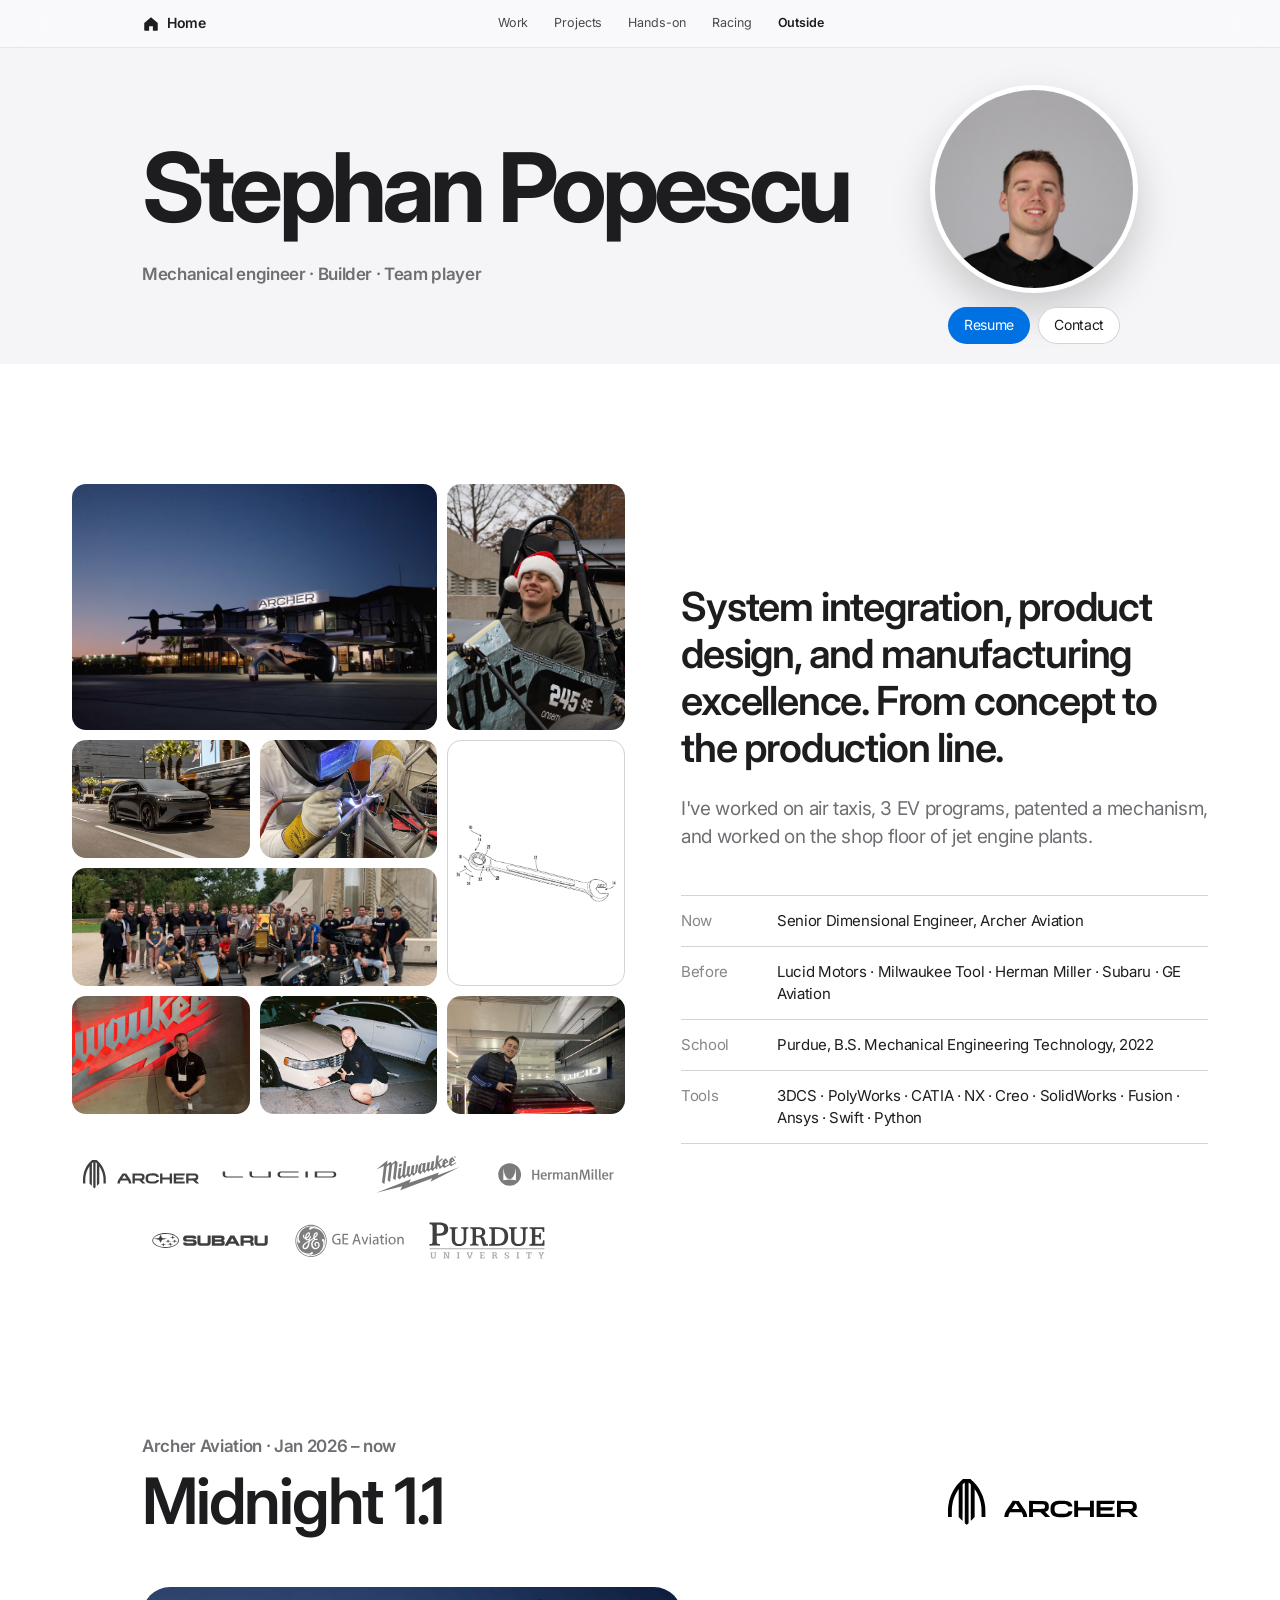
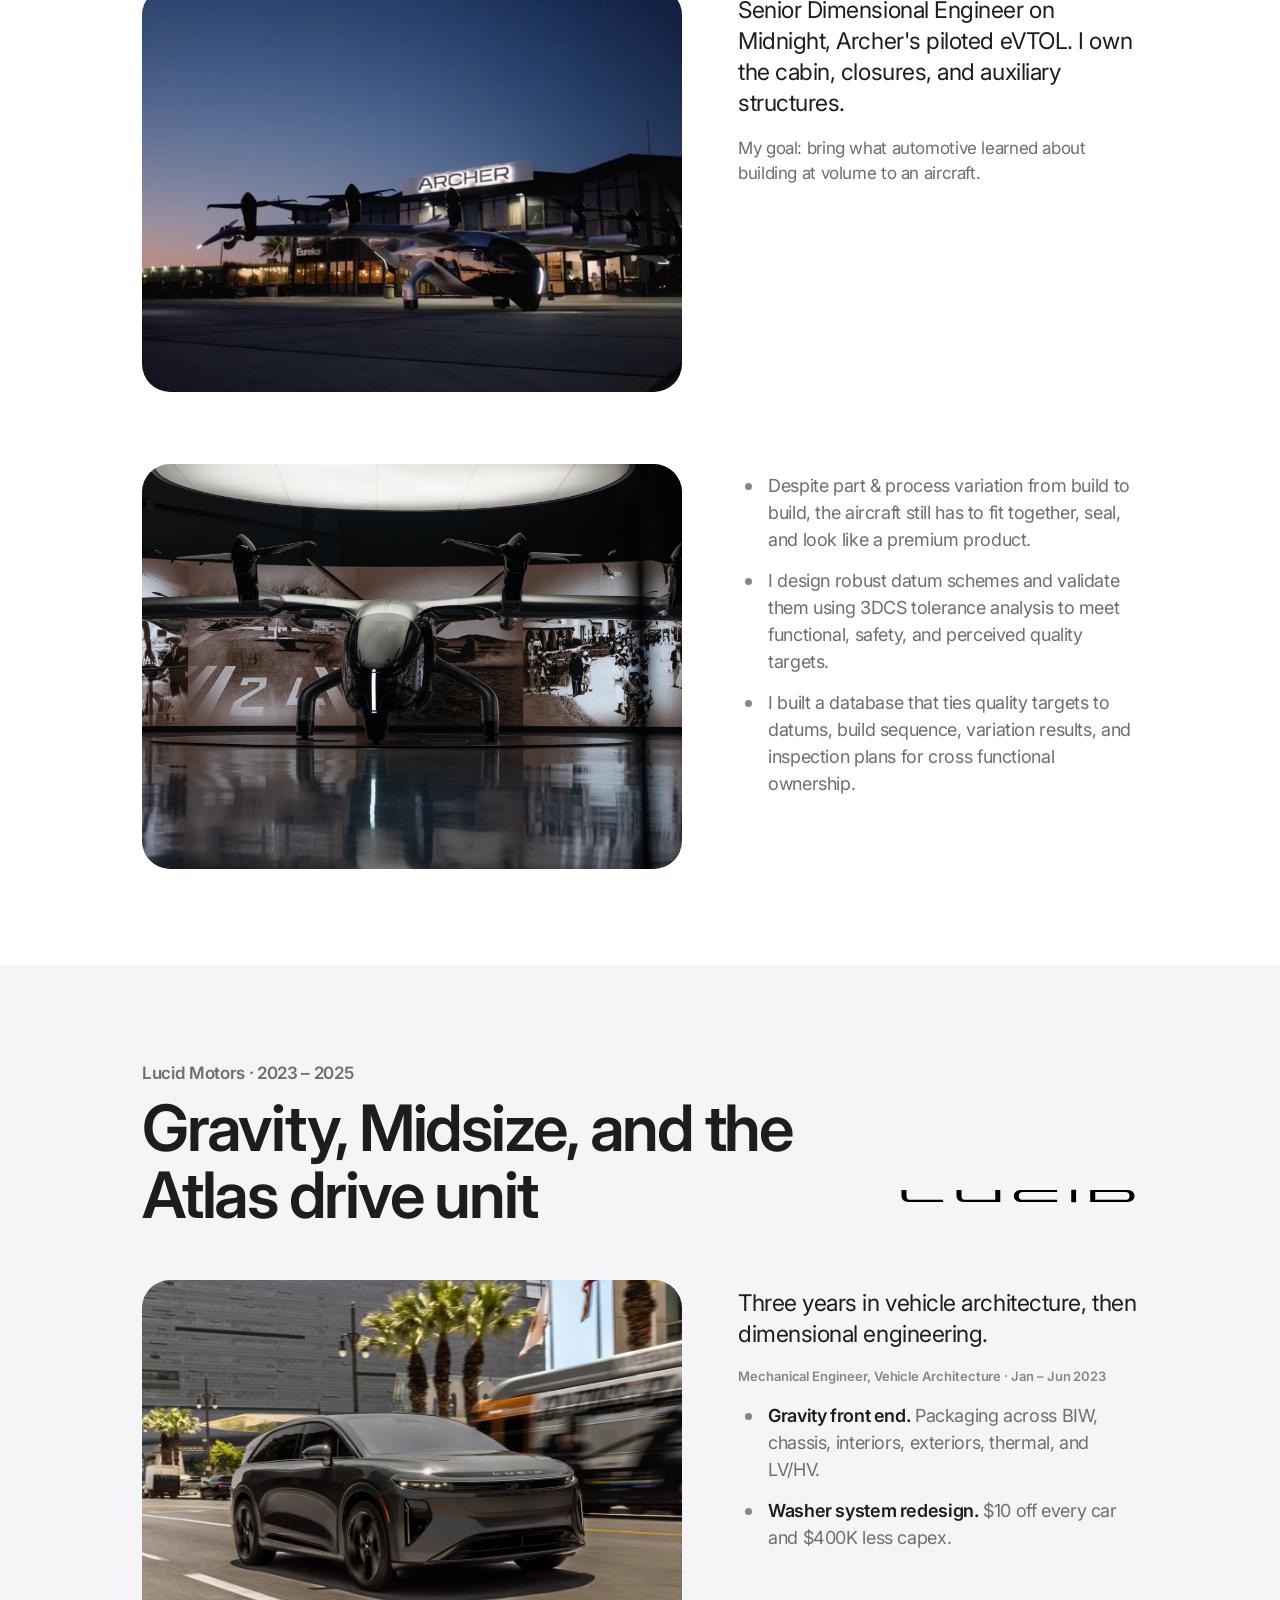
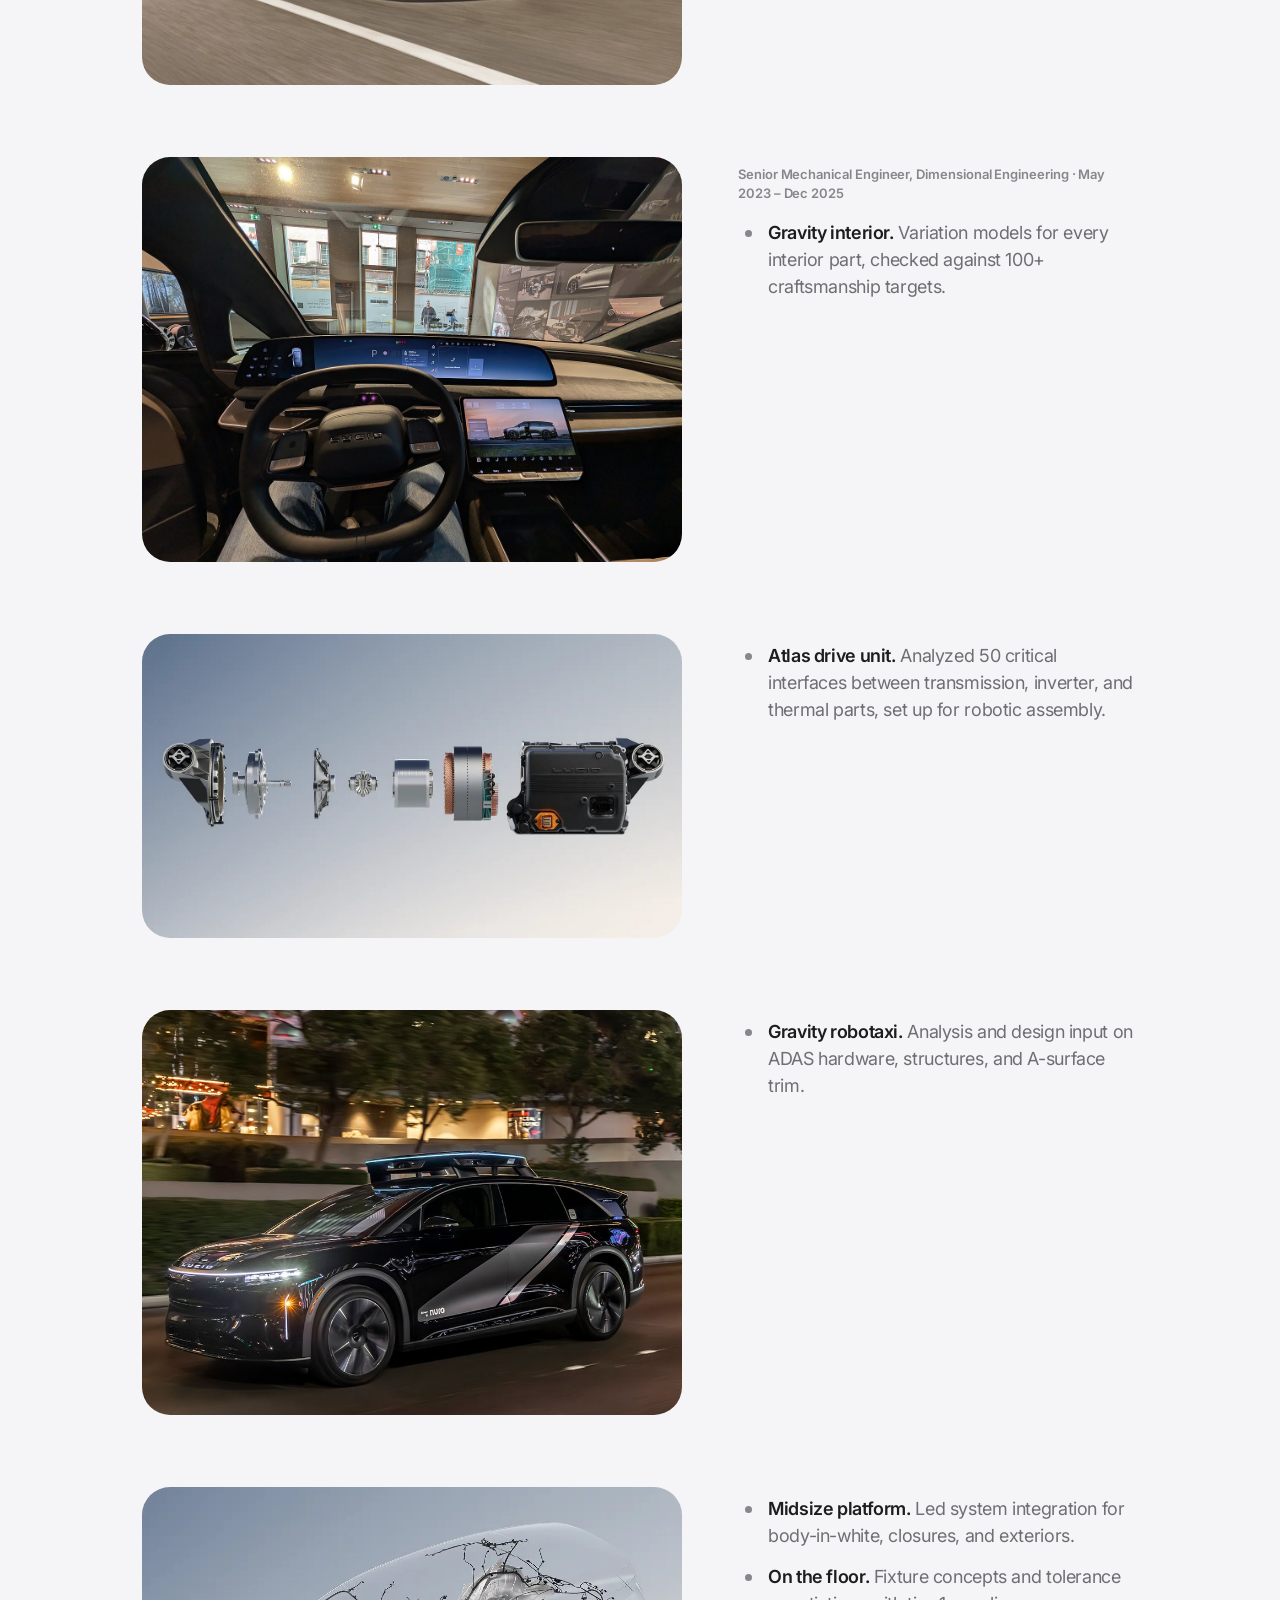
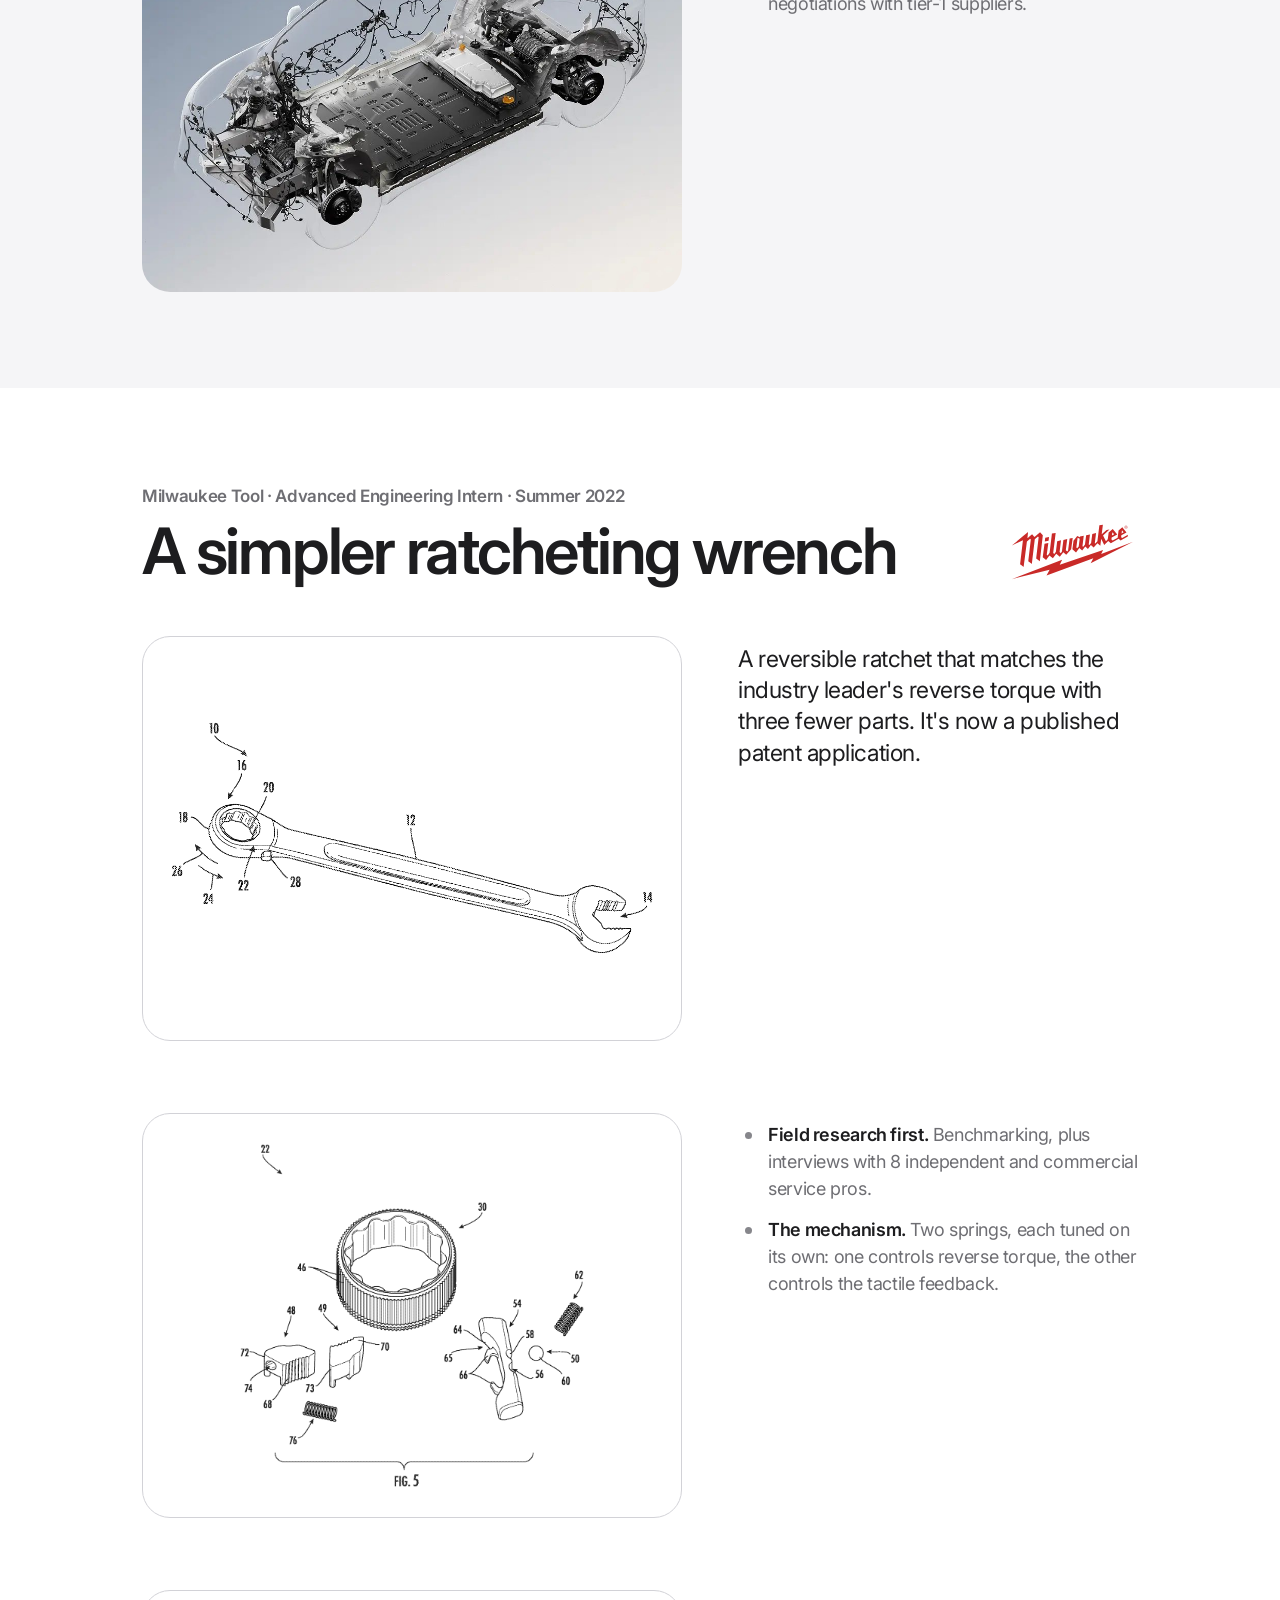
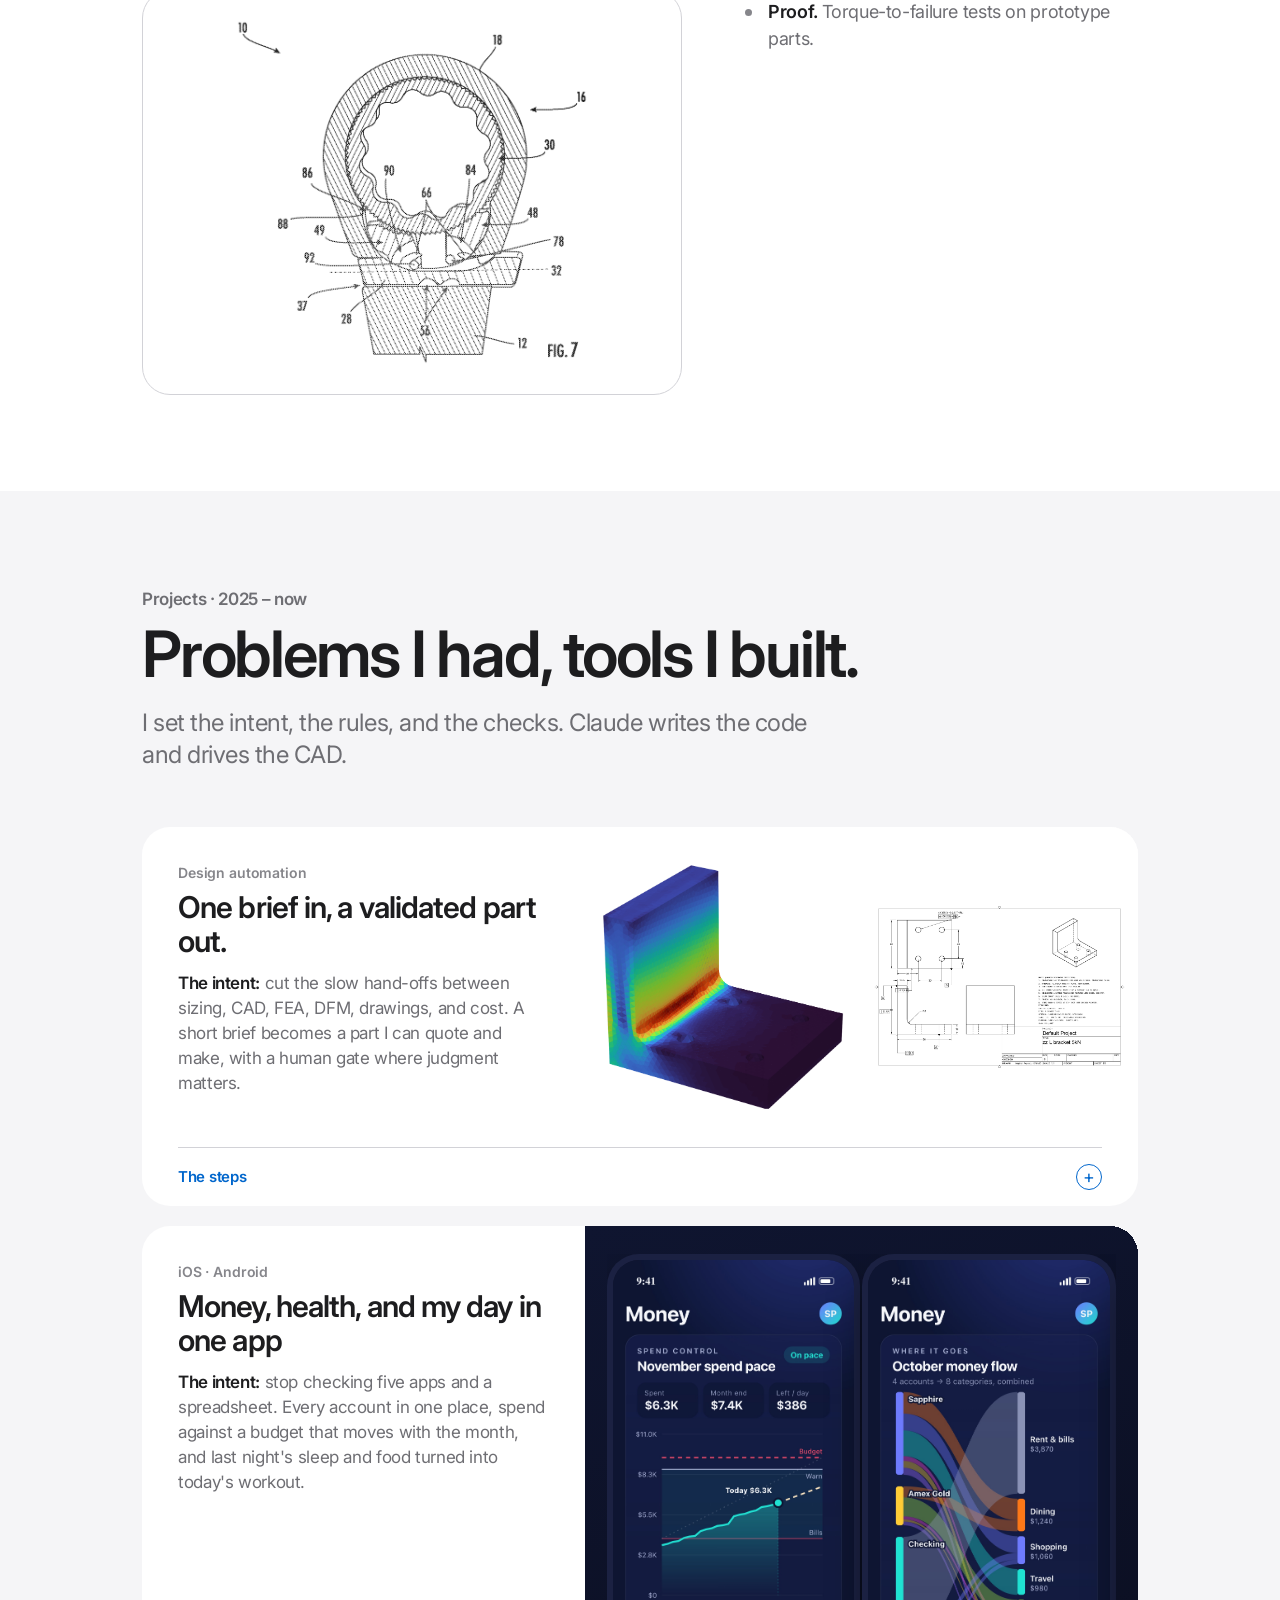
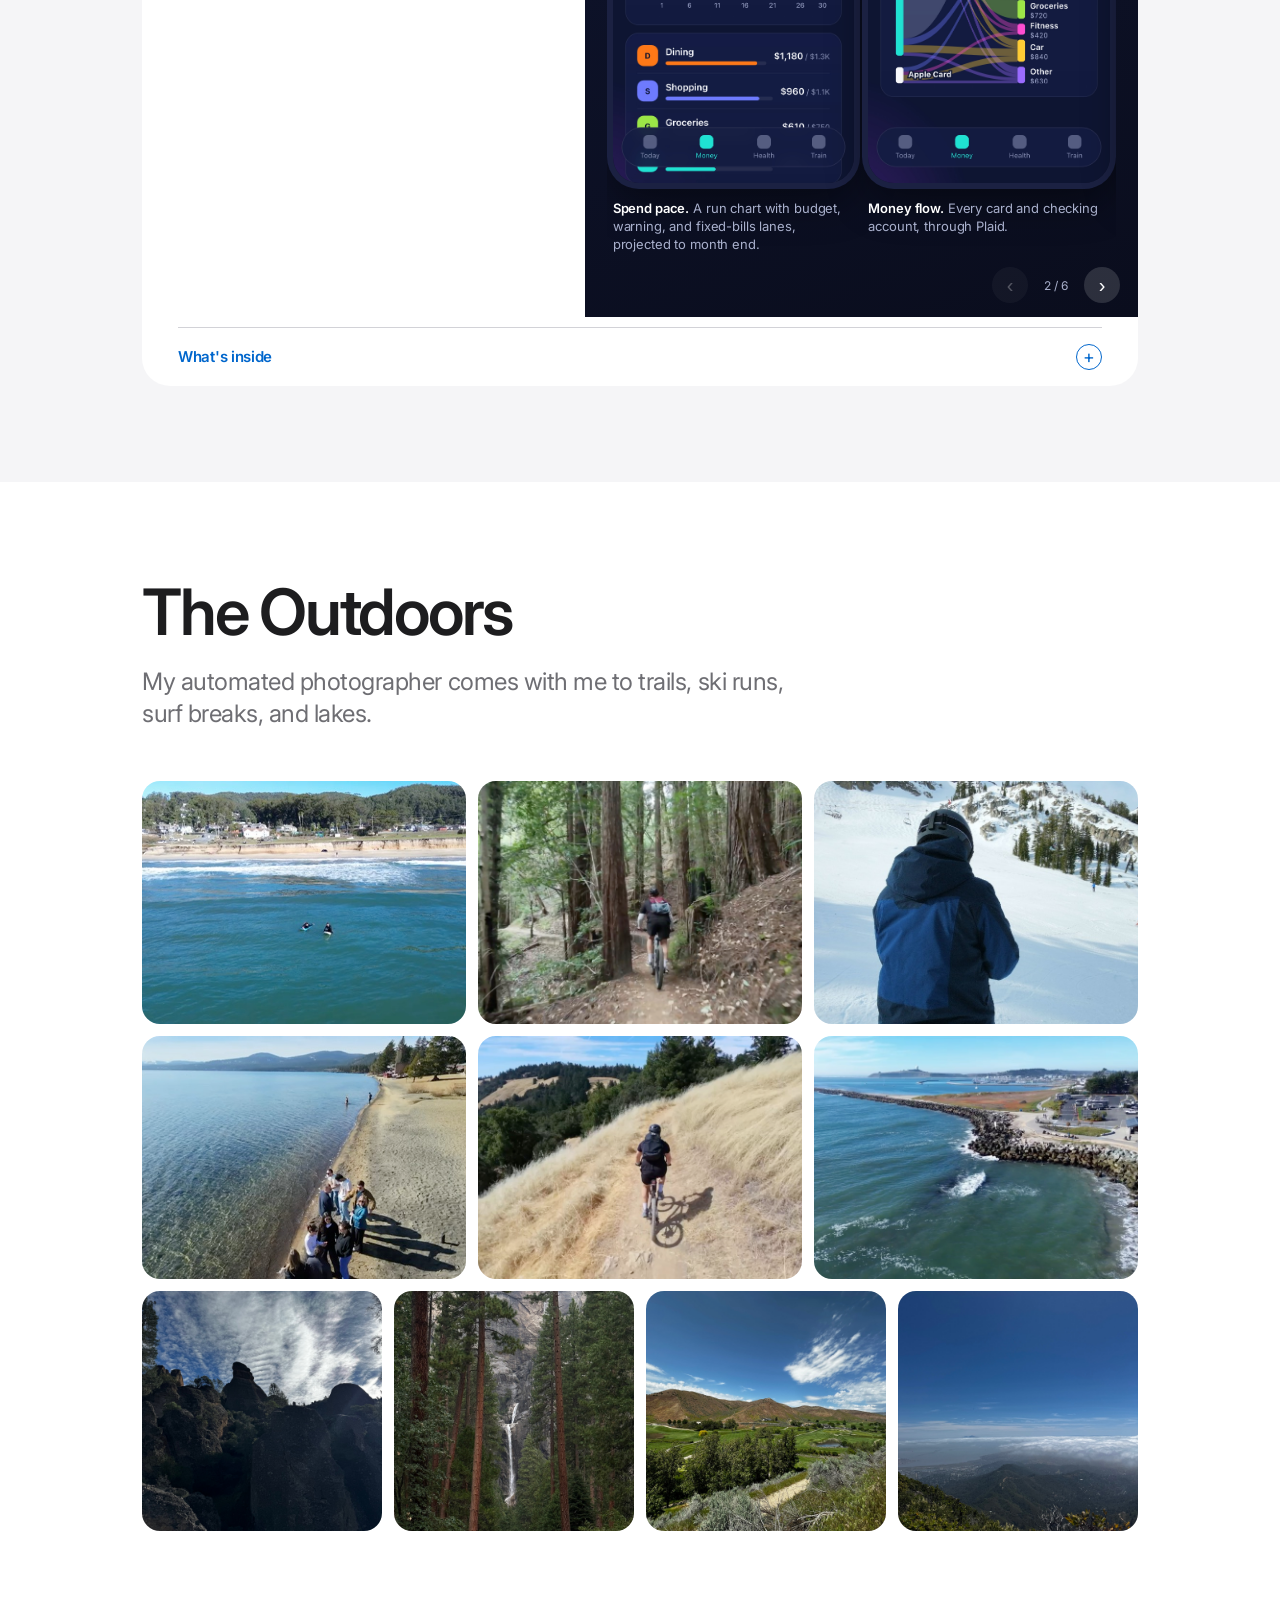
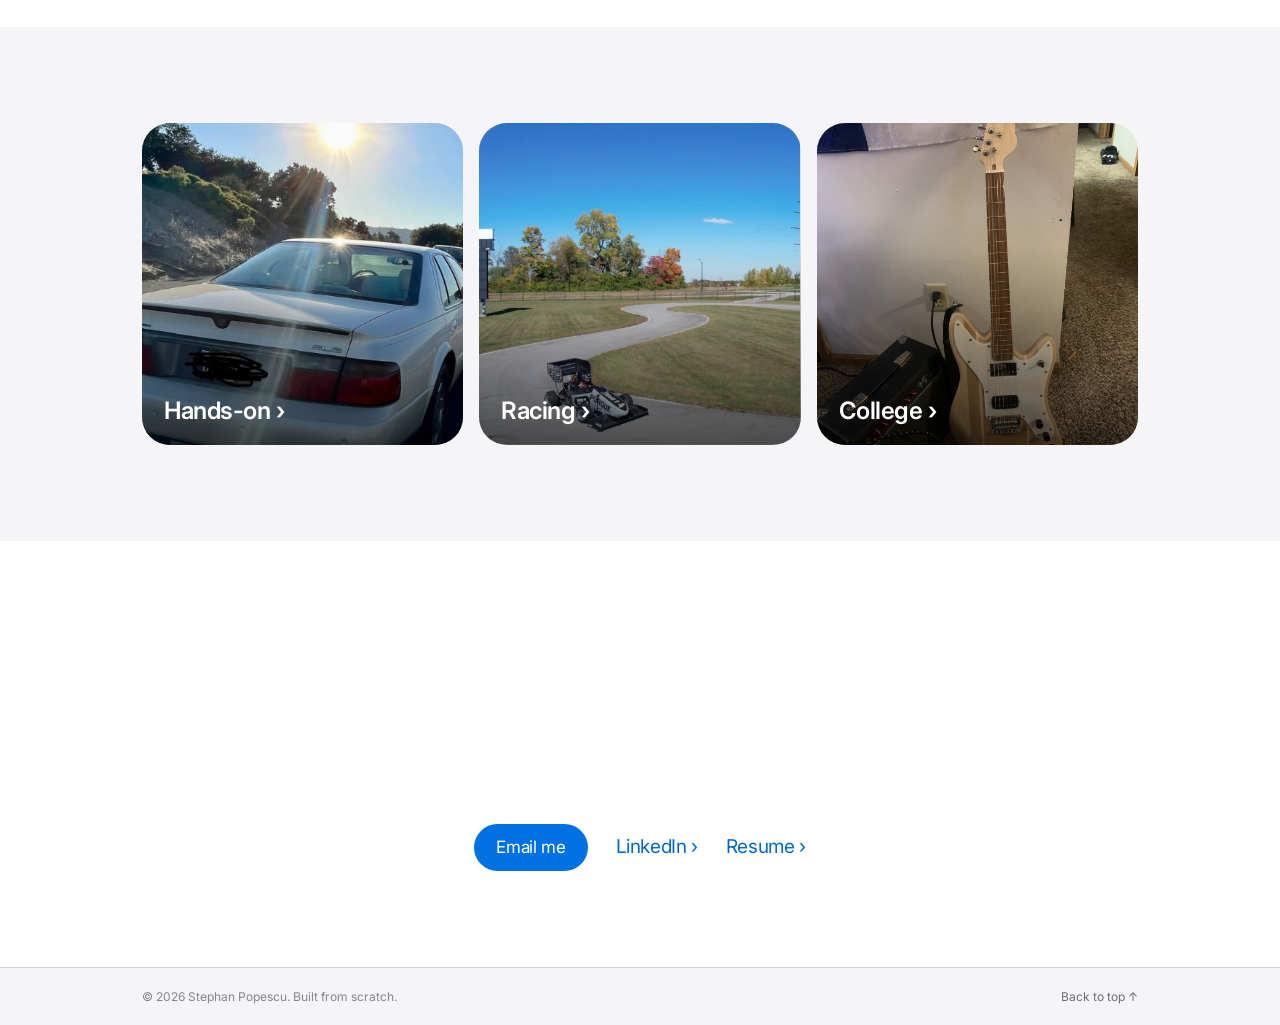
<file: index.html>
<!doctype html>
<html lang="en"><head>
<meta charset="utf-8">
<meta name="viewport" content="width=device-width, initial-scale=1">
<title>Stephan Popescu</title>
<meta name="description" content="Stephan Popescu, mechanical engineer. Dimensional engineering and product design on an air taxi, EVs, and hand tools, from concept to production.">
<meta property="og:title" content="Stephan Popescu — Mechanical Engineer">
<meta property="og:description" content="Dimensional engineering and product design on an air taxi, EVs, and hand tools, from concept to production.">
<meta property="og:image" content="https://stephanpopescu66.github.io/media/me/share.jpg">
<meta property="og:image:width" content="1200">
<meta property="og:image:height" content="630">
<meta property="og:url" content="https://stephanpopescu66.github.io/">
<meta name="twitter:card" content="summary_large_image">
<link rel="preconnect" href="https://fonts.googleapis.com">
<link rel="preconnect" href="https://fonts.gstatic.com" crossorigin="">
<link href="https://fonts.googleapis.com/css2?family=Inter:wght@400;500;600;700&amp;display=swap" rel="stylesheet">
<link rel="stylesheet" href="style.css">
</head>
<body>

<header class="gnav">
  <div class="gnav-in">
    <a class="gnav-home" href="#top" aria-label="Home"><svg viewBox="0 0 24 24" width="18" height="18" aria-hidden="true"><path d="M3 10.5 12 3l9 7.5V20a1 1 0 0 1-1 1h-5.5v-6h-5v6H4a1 1 0 0 1-1-1z" fill="currentColor"></path></svg><span>Home</span></a>
    <nav>
      <a href="#work">Work</a>
      <a href="#tools">Projects</a>
      <a href="#hands">Hands-on</a>
      <a href="#per">Racing</a>
      <a href="#outside">Outside</a>
    </nav>
    <span class="gnav-slot" aria-hidden="true"></span>
  </div>
</header>

<!-- Portrait: large in the hero, shrinks into the nav as you scroll -->
<div class="me" id="me">
  <a class="me-photo" href="#top" aria-label="Back to top"><img src="media/me/portrait.jpg" alt="Stephan Popescu" data-nolb=""></a>
  <div class="me-ctas">
    <a class="pill" href="resume.pdf">Resume</a>
    <a class="pill ghost" href="#contact">Contact</a>
  </div>
</div>

<main id="main">

<!-- HERO -->
<section class="hero" id="top" data-fixed="start">
  <div class="wrap">
    <div class="hero-copy">
      <p class="eyebrow"></p>
      <h1>Stephan Popescu</h1>
      <p class="hero-line"><span style="font-size: 17px; font-weight: 600; letter-spacing: -0.34px;">Mechanical engineer · Builder · Team player</span></p>
    </div>
  </div>
</section>

<!-- ABOUT: collage of everything on the left, words on the right -->
<section class="band about">
  <div class="wrap about-grid">
    <div class="about-collage" data-gallery="About">
      <figure class="a1"><img src="media/archer/midnight.jpg" alt="Archer Midnight eVTOL" loading="lazy"><figcaption>Archer Midnight</figcaption></figure>
      <figure class="a2"><img src="media/me/in-car.jpg" alt="Stephan in the Purdue Electric Racing car" loading="lazy"><figcaption>FSAE EV Car</figcaption></figure>
      <figure class="a3"><img src="media/lucid/gravity.jpg" alt="Lucid Gravity SUV" loading="lazy"><figcaption>Lucid Gravity</figcaption></figure>
      <figure class="a4"><img src="media/team/tig.jpg" alt="TIG welding a chassis node" loading="lazy"><figcaption>TIG welding</figcaption></figure>
      <figure class="a5 paper"><img src="media/milwaukee/wrench.png" alt="Patent drawing of the ratcheting wrench" loading="lazy"><figcaption>Milwaukee patent</figcaption></figure>
      <figure class="a6"><img src="media/per/team.jpg" alt="Purdue Electric Racing team with the cars" loading="lazy"><figcaption>Purdue Electric Racing</figcaption></figure>
      <figure class="a7"><img src="media/me/milwaukee.jpg" alt="Stephan at Milwaukee Tool" loading="lazy"><figcaption>Milwaukee Tool</figcaption></figure>
      <figure class="a8"><img src="media/me/cadillac.jpg" alt="Stephan with his Cadillac Seville" loading="lazy"><figcaption>My Cadillac</figcaption></figure>
      <figure class="a9"><img src="media/me/lucid.jpg" alt="Stephan with a Lucid Air at Lucid" loading="lazy"><figcaption>Lucid Motors</figcaption></figure>
      <div class="logos" aria-label="Where I have worked and studied">
        <img src="media/logos/archer.svg" alt="Archer Aviation" data-nolb="">
        <img src="media/logos/lucid.svg" alt="Lucid Motors" data-nolb="">
        <img src="media/logos/milwaukee.svg" alt="Milwaukee Tool" data-nolb="">
        <img src="media/logos/hermanmiller.svg" alt="Herman Miller" data-nolb="">
        <img src="media/logos/subaru.svg" alt="Subaru" data-nolb="">
        <img src="media/logos/ge.svg" alt="GE Aviation" data-nolb="">
        <img src="media/logos/purdue.svg" alt="Purdue University" data-nolb="">
      </div>
    </div>
    <div class="about-text">
    <p class="statement">System integration, product design, and manufacturing excellence. From concept to the production line.</p>
    <p class="body">I've worked on air taxis, 3 EV programs, patented a mechanism, and worked on the shop floor of jet engine plants.</p>
    <ul class="facts">
      <li><span>Now</span>Senior Dimensional Engineer, Archer Aviation</li>
      <li><span>Before</span>Lucid Motors · Milwaukee Tool · Herman Miller · Subaru · GE Aviation</li>
      <li><span>School</span>Purdue, B.S. Mechanical Engineering Technology, 2022</li>
      <li><span>Tools</span>3DCS · PolyWorks · CATIA · NX · Creo · SolidWorks · Fusion · Ansys · Swift · Python</li>
    </ul>
    </div>
  </div>
</section>

<span id="work" class="anchor"></span>

<!-- WORK: ARCHER -->
<section class="band" id="archer">
  <div class="wrap">
    <header class="work-head">
      <div>
        <p class="eyebrow">Archer Aviation · Jan 2026 – now</p>
        <h2 class="headline">Midnight 1.1</h2>
      </div>
      <img class="co-logo" src="media/logos/archer.svg" alt="Archer Aviation" data-nolb="">
    </header>
    <div class="story" data-gallery="Archer">
      <div class="st-row">
        <figure class="st-media"><img src="media/archer/midnight.jpg" alt="Archer Midnight eVTOL aircraft" loading="lazy"><figcaption>Archer Midnight&nbsp;</figcaption></figure>
        <div class="st-copy">
          <p class="lead">Senior Dimensional Engineer on Midnight, Archer's piloted eVTOL. I own the cabin, closures, and auxiliary structures.</p>
          <p>My goal: bring what automotive learned about building at volume to an aircraft.</p>
        </div>
      </div>
      <div class="st-row">
        <figure class="st-media"><img src="media/archer/hangar.jpg" alt="Archer Midnight, front view in the hangar" loading="lazy"><figcaption>Midnight, front view <span class="credit">Image: Archer Aviation</span></figcaption></figure>
        <div class="st-copy">
          <div class="pts">
            <p class="pt">Despite part &amp; process variation from build to build, the aircraft still has to fit together, seal, and look like a premium product.</p>
            <p class="pt">I design robust datum schemes and validate them using 3DCS tolerance analysis to meet functional, safety, and perceived quality targets.</p>
            <p class="pt">I built a database that ties quality targets to datums, build sequence, variation results, and inspection plans for cross functional ownership.</p>
          </div>
        </div>
      </div>
    </div>
  </div>
</section>

<!-- WORK: LUCID -->
<section class="band gray" id="lucid">
  <div class="wrap">
    <header class="work-head">
      <div>
        <p class="eyebrow">Lucid Motors · 2023 – 2025</p>
        <h2 class="headline">Gravity, Midsize, and the Atlas drive unit</h2>
      </div>
      <img class="co-logo wide" src="media/logos/lucid.svg" alt="Lucid Motors" data-nolb="">
    </header>
    <div class="story" data-gallery="Lucid">
      <div class="st-row">
        <figure class="st-media"><img src="media/lucid/gravity.jpg" alt="Lucid Gravity SUV" loading="lazy"><figcaption>Gravity <span class="credit">Image: Lucid Motors</span></figcaption></figure>
        <div class="st-copy">
          <p class="lead">Three years in vehicle architecture, then dimensional engineering.</p>
          <p class="kicker">Mechanical Engineer, Vehicle Architecture · Jan – Jun 2023</p>
          <div class="pts">
            <p class="pt"><b>Gravity front end.</b> Packaging across BIW, chassis, interiors, exteriors, thermal, and LV/HV.</p>
            <p class="pt"><b>Washer system redesign.</b> $10 off every car and $400K less capex.</p>
          </div>
        </div>
      </div>
      <div class="st-row">
        <figure class="st-media"><img src="media/lucid/gravity-dash.jpg" alt="Lucid Gravity front dashboard and displays" loading="lazy"><figcaption>Gravity interior <span class="credit">Photo: <a href="https://commons.wikimedia.org/wiki/File:Insude_Lucid_Gravity_at_Lucid_Studio_Oslo.jpg">Premeditated</a>, CC BY-SA 4.0</span></figcaption></figure>
        <div class="st-copy">
          <p class="kicker">Senior Mechanical Engineer, Dimensional Engineering · May 2023 – Dec 2025</p>
          <div class="pts">
            <p class="pt"><b>Gravity interior.</b> Variation models for every interior part, checked against 100+ craftsmanship targets.</p>
          </div>
        </div>
      </div>
      <div class="st-row">
        <figure class="st-media natural"><img src="media/lucid/atlas.jpg" alt="Exploded view of the Lucid Atlas drive unit" loading="lazy"><figcaption>Atlas drive unit <span class="credit">Image: Lucid Motors</span></figcaption></figure>
        <div class="st-copy">
          <div class="pts">
            <p class="pt"><b>Atlas drive unit.</b> Analyzed 50 critical interfaces between transmission, inverter, and thermal parts, set up for robotic assembly.</p>
          </div>
        </div>
      </div>
      <div class="st-row">
        <figure class="st-media"><img src="media/lucid/robotaxi.jpg" alt="Lucid Gravity robotaxi with Nuro sensor halo" loading="lazy"><figcaption>Gravity robotaxi <span class="credit">Image: Lucid, Nuro, Uber</span></figcaption></figure>
        <div class="st-copy">
          <div class="pts">
            <p class="pt"><b>Gravity robotaxi.</b> Analysis and design input on ADAS hardware, structures, and A-surface trim.</p>
          </div>
        </div>
      </div>
      <div class="st-row">
        <figure class="st-media"><img src="media/lucid/midsize.jpg" alt="Lucid Midsize platform, see-through view" loading="lazy"><figcaption>Midsize platform, the base for Cosmos and Earth <span class="credit">Image: Lucid Motors</span></figcaption></figure>
        <div class="st-copy">
          <div class="pts">
            <p class="pt"><b>Midsize platform.</b> Led system integration for body-in-white, closures, and exteriors.</p>
            <p class="pt"><b>On the floor.</b> Fixture concepts and tolerance negotiations with tier-1 suppliers.</p>
          </div>
        </div>
      </div>
    </div>
  </div>
</section>

<!-- WORK: MILWAUKEE -->
<section class="band" id="milwaukee">
  <div class="wrap">
    <header class="work-head">
      <div>
        <p class="eyebrow">Milwaukee Tool · Advanced Engineering Intern · Summer 2022</p>
        <h2 class="headline">A simpler ratcheting wrench</h2>
      </div>
      <img class="co-logo" src="media/logos/milwaukee.svg" alt="Milwaukee Tool" data-nolb="">
    </header>
    <div class="story" data-gallery="Patent drawings">
      <div class="st-row">
        <figure class="st-media paper"><img src="media/milwaukee/wrench.png" alt="Patent drawing of the ratcheting wrench" loading="lazy"><figcaption>Fig. 1, the wrench <span class="credit"><a href="https://patents.google.com/patent/US20240082990A1/en">US 2024/0082990 A1</a>, Melkovitz &amp; Popescu</span></figcaption></figure>
        <div class="st-copy">
          <p class="lead">A reversible ratchet that matches the industry leader's reverse torque with three fewer parts. It's now a published patent application.</p>
          <p></p>
        </div>
      </div>
      <div class="st-row">
        <figure class="st-media paper"><img src="media/milwaukee/exploded.png" alt="Exploded view of the gear, pawls, and springs" loading="lazy"><figcaption>Fig. 5, the mechanism</figcaption></figure>
        <div class="st-copy">
          <div class="pts">
            <p class="pt"><b>Field research first.</b> Benchmarking, plus interviews with 8 independent and commercial service pros.</p>
            <p class="pt"><b>The mechanism.</b> Two springs, each tuned on its own: one controls reverse torque, the other controls the tactile feedback.</p>
          </div>
        </div>
      </div>
      <div class="st-row">
        <figure class="st-media paper"><img src="media/milwaukee/section.png" alt="Section view of the pawls engaging the gear" loading="lazy"><figcaption>Fig. 7, section view</figcaption></figure>
        <div class="st-copy">
          <div class="pts">
            <p class="pt"><b>Proof.</b> Torque-to-failure tests on prototype parts.</p>
          </div>
        </div>
      </div>
    </div>
  </div>
</section>

<!-- TOOLS -->
<section class="band gray" id="tools">
  <div class="wrap">
    <p class="eyebrow">Projects · 2025 – now</p>
    <h2 class="headline">Problems I had, tools I built.</h2>
    <p class="sub">I set the intent, the rules, and the checks. Claude writes the code and drives the CAD.</p>

    <div class="bento">
      <article class="tile span2">
        <div class="tile-text">
          <p class="tile-eyebrow">Design automation</p>
          <h3>One brief in, a validated part out.</h3>
          <p><b class="intent">The intent:</b> cut the slow hand-offs between sizing, CAD, FEA, DFM, drawings, and cost. A short brief becomes a part I can quote and make, with a human gate where judgment matters.</p>
        </div>
        <div class="tile-media duo" data-gallery="Design pipeline">
          <img src="media/projects/bracket-fea.png" alt="FEA stress plot of the 5 kN L-bracket" loading="lazy">
          <img src="media/projects/bracket-drawing.png" alt="ASME Y14.5 drawing of the L-bracket" loading="lazy">
        </div>
        <details class="dive in-tile">
          <summary>The steps</summary>
          <div class="dive-body">
            <ol class="steps">
              <li><b>Brief.</b> Function, quantity, process, material, and targets for cost, volume, and mass.</li>
              <li><b>Hand sizing.</b> First-principles math before any CAD.</li>
              <li><b>CAD.</b> Parametric, fully constrained model in Fusion.</li>
              <li><b>FEA.</b> Stress check against the load case.</li>
              <li><b>DFM + DFA.</b> Two reviews run in parallel and merge into one change list.</li>
              <li><b>Human gate.</b> I approve or change the list. Then one CAD revision and one FEA re-run.</li>
              <li><b>GD&amp;T + stack-up</b>, then an <b>ASME Y14.5 drawing</b>, a <b>BOM</b>, and a <b>sourced cost plan</b>.</li>
            </ol>
          </div>
        </details>
      </article>

      <article class="tile span2 pos">
        <div class="tile-text">
          <p class="tile-eyebrow">iOS · Android</p>
          <h3>Money, health, and my day in one app</h3>
          <p><b class="intent">The intent:</b> stop checking five apps and a spreadsheet. Every account in one place, spend against a budget that moves with the month, and last night's sleep and food turned into today's workout.</p>
        </div>
        <div class="phones" data-gallery="PersonalOS">
          <figure><img src="media/projects/app-pace.jpg" alt="Spend pace run chart on day 22 with budget, warning, and bills lanes" loading="lazy"><figcaption><b>Spend pace.</b> A run chart with budget, warning, and fixed-bills lanes, projected to month end.</figcaption></figure>
          <figure><img src="media/projects/app-flow.jpg" alt="Money flow from four accounts into eight spending categories" loading="lazy"><figcaption><b>Money flow.</b> Every card and checking account, through Plaid.</figcaption></figure>
          <figure><img src="media/projects/app-cash.jpg" alt="Monthly cash flow bars, money in and money out" loading="lazy"><figcaption><b>Cash flow.</b> In and out by month, with bills and card due dates.</figcaption></figure>
          <figure><img src="media/projects/app-worth.jpg" alt="Net worth chart with each account" loading="lazy"><figcaption><b>Net worth.</b> Banks, brokerages, 401(k), and RSUs on one line.</figcaption></figure>
          <figure><img src="media/projects/app-ready.jpg" alt="Readiness score ring with sleep, HRV, resting heart rate, fueling, and load" loading="lazy"><figcaption><b>Readiness.</b> Sleep, HRV, resting heart rate, food, and load, each against my own 30-day baseline.</figcaption></figure>
          <figure><img src="media/projects/app-train.jpg" alt="Today's strength session set by readiness" loading="lazy"><figcaption><b>Train.</b> Readiness sets today's session and finds a time for it on the calendar.</figcaption></figure>
        </div>
        <p class="sample-note"></p>
        <details class="dive in-tile">
          <summary>What's inside</summary>
          <div class="dive-body">
            <ul>
              <li><b>Money.</b> Bank and card sync, a budget that adjusts through the month, bills, card due dates, the best card for each store, and cash runway.</li>
              <li><b>Health.</b> Watch data sets the day's gym or recovery session.</li>
              <li><b>Day.</b> Calendar, travel pulled from email, and a morning brief.</li>
            </ul>
            <p>Native SwiftUI. I also ported it to Android and built an App Store version where people bring their own API keys.</p>
          </div>
        </details>
      </article>
    </div>
  </div>
</section>

<!-- OUTSIDE -->
<section class="band" id="outside">
  <div class="wrap">
    <h2 class="headline">The Outdoors</h2>
    <p class="sub">My automated photographer comes with me to trails, ski runs, surf breaks, and lakes.</p>
    <div class="reel" data-gallery="Drone">
      <figure><video data-lazy="" src="media/drone/surf.mp4" poster="media/drone/surf.jpg" muted="" loop="" playsinline="" preload="none"></video><figcaption>Surf, Half Moon Bay</figcaption></figure>
      <figure><video data-lazy="" src="media/drone/redwoods-singletrack.mp4" poster="media/drone/redwoods-singletrack.jpg" muted="" loop="" playsinline="" preload="none"></video><figcaption>Redwood singletrack</figcaption></figure>
      <figure><video data-lazy="" src="media/drone/ski-run.mp4" poster="media/drone/ski-run.jpg" muted="" loop="" playsinline="" preload="none"></video><figcaption>Skiing, Tahoe</figcaption></figure>
      <figure><video data-lazy="" src="media/drone/tahoe-lake.mp4" poster="media/drone/tahoe-lake.jpg" muted="" loop="" playsinline="" preload="none"></video><figcaption>Lake Tahoe shore</figcaption></figure>
      <figure><video data-lazy="" src="media/drone/hills-ride.mp4" poster="media/drone/hills-ride.jpg" muted="" loop="" playsinline="" preload="none"></video><figcaption>Golden hills</figcaption></figure>
      <figure><video data-lazy="" src="media/drone/jetty.mp4" poster="media/drone/jetty.jpg" muted="" loop="" playsinline="" preload="none"></video><figcaption>Pillar Point</figcaption></figure>
    </div>
    <div class="quad" data-gallery="Hikes">
      <img src="media/life/pinnacles.jpg" alt="Pinnacles" loading="lazy">
      <img src="media/life/yosemite.jpg" alt="Yosemite falls" loading="lazy">
      <img src="media/life/hills.jpg" alt="Green hills" loading="lazy">
      <img src="media/life/ridge.jpg" alt="Ridge above the fog" loading="lazy">
    </div>
  </div>
</section>

<!-- HANDS-ON -->
<section class="band tabview" id="hands">
  <div class="wrap">
    <p class="eyebrow">2001 Cadillac Seville SLS</p>
    <h2 class="headline">Hands-on car work</h2>
    <div class="car-intro">
      <p class="sub">A 25-year-old Northstar V8 is a good teacher. When something fails, I find the cause, buy the part, and fix it myself, usually in a parking lot with hand tools.</p>
      <figure class="car-shot" data-gallery="Cadillac"><img src="media/hands/cadillac.jpg" alt="My white 2001 Cadillac Seville SLS from behind, on a hill road at sunset" loading="lazy"><figcaption>From the sale listing</figcaption></figure>
    </div>

    <div class="job" data-gallery="Radiator">
      <div class="job-text">
        <h3>Radiator swap</h3>
        <p class="when">July 2023</p>
        <p>The old one cracked. I drained the coolant, pulled the core, fit the new one, and checked the coolant housing on the way back together.</p>
      </div>
      <figure class="j-big"><img src="media/hands/radiator-old.jpg" alt="Old radiator out of the car, on the garage floor" loading="lazy"><figcaption>The old core, out</figcaption></figure>
      <figure><img src="media/hands/radiator-new.jpg" alt="New radiator before install" loading="lazy"><figcaption>The new one</figcaption></figure>
      <figure><img src="media/hands/thermostat.jpg" alt="Coolant housing on the engine" loading="lazy"><figcaption>End tanks</figcaption></figure>
    </div>

    <div class="job" data-gallery="Brakes">
      <div class="job-text">
        <h3>Front brakes</h3>
        <p class="when">May 2023</p>
        <p>The pedal felt wrong. A friend and I pulled the wheels: pads worn down, rotors scored. New pads and rotors went on.</p>
      </div>
      <figure class="j-big"><img src="media/hands/brake-rotor.jpg" alt="Front rotor and caliper with the wheel off" loading="lazy"><figcaption>Wheel off, caliper on</figcaption></figure>
      <figure><img src="media/hands/brake-pad.jpg" alt="Worn brake pad in the caliper" loading="lazy"><figcaption>Worn pad</figcaption></figure>
      <figure><img src="media/hands/brake-scored.jpg" alt="Scored rotor surface" loading="lazy"><figcaption>Scored rotor</figcaption></figure>
    </div>

  </div>
</section>

<!-- PER -->
<section class="band black tabview" id="per">
  <div class="wrap">
    <p class="eyebrow">Purdue Electric Racing · 2020 – 2022</p>
    <h2 class="headline">Vehicle Dynamics Lead</h2>
    <p class="sub">My sub-team designed, built, and tested the steering, brakes, and suspension on Purdue's electric Formula SAE car. As lead, I got 15+ members through their projects while they learned timelines, budgets, design, and manufacturing.</p>
    <div class="wide-media" data-gallery="PER"><video data-lazy="" src="media/drone/car-corner.mp4" poster="media/drone/car-corner.jpg" muted="" loop="" playsinline="" preload="none"></video></div>

    <div class="bento">
      <article class="tile dark">
        <div class="tile-text">
          <p class="tile-eyebrow">Design</p>
          <h3>3D-printed stainless wishbone joint.</h3>
          <p>A 17-4 PH joint that let us move to carbon-fiber suspension links.</p>
        </div>
        <div class="tile-media white" data-gallery="Wishbone"><img src="media/per/wishbone-fea.jpg" alt="Ansys stress plot of the wishbone joint" loading="lazy"></div>
        <details class="dive in-tile">
          <summary>Learn more</summary>
          <div class="dive-body">
            <p>One joint design had to work on all 8 A-arms and carry structural load. Printed metal is anisotropic: it isn't equally strong in every direction. I read material studies and pulled test samples on a UTM to learn the strength of each print plane.</p>
            <p>I ran the cornering and braking load cases in Ansys Mechanical, then used topology optimization to cut weight. The result is a shape only a printer can make. Mating bores were finished with printed fixtures and a reamer to hit size.</p>
            <div class="pair" data-gallery="Wishbone">
              <img src="media/per/wishbone-cad.jpg" alt="Wishbone joint CAD" loading="lazy">
              <img src="media/per/wishbone-loadcases.jpg" alt="Load cases for the front-left upper joint" loading="lazy">
            </div>
          </div>
        </details>
      </article>

      <article class="tile dark">
        <div class="tile-text">
          <p class="tile-eyebrow">Analysis</p>
          <h3>Brake rotors, 30% lighter.</h3>
          <p>A structural and thermal study that cut 1.4 lb of rotating mass for PER 23.</p>
        </div>
        <div class="tile-media" data-gallery="Rotors"><img src="media/per/brake-rotor.jpg" alt="Brake rotor on the hub" loading="lazy"></div>
        <details class="dive in-tile">
          <summary>Learn more</summary>
          <div class="dive-body">
            <p><b>Structural.</b> Starting point: the old 1.27 lb, 0.187 in cast-iron rotor. I varied hole and slot pattern, thickness, button mounts, and fillets, and tracked von Mises, principal stresses, deformation, and factor of safety for each version.</p>
            <p><b>Thermal.</b> From real wheel-speed data over a hot lap, I turned each braking event into kinetic energy (½mv²), assumed 60% becomes heat, split it across the rotors by brake bias, and subtracted convection and radiation. Over repeated laps the hand calc levels off near 635 °C. Test data read about 225 °F, so the calc is very conservative, and the pads are rated for high temperatures either way. Next step: measure that 60% instead of assuming it, and count gearbox and aero drag.</p>
            <p><b>Outcome.</b> New front and rear rotors on the car, and a written method the next team can rerun.</p>
          </div>
        </details>
      </article>

      <article class="tile dark">
        <div class="tile-text">
          <p class="tile-eyebrow">Testing</p>
          <h3>Breaking parts on purpose.</h3>
          <p>We pulled printed brackets and bonded carbon tubes to failure, then used the data to tune the FEA.</p>
        </div>
        <div class="tile-media" data-gallery="Testing"><img src="media/per/tensile-test.jpg" alt="Printed bracket in the tensile tester" loading="lazy"></div>
        <details class="dive in-tile">
          <summary>Learn more</summary>
          <div class="dive-body">
            <p><b>Printed upright brackets.</b> The rear uprights were a complex 5-axis CNC part, so we printed a 17-4 PH version instead. I designed fixtures to shear samples to failure along each print plane. That data calibrated our FEA for every printed part after it.</p>
            <p><b>Carbon-fiber link pull-out.</b> Aluminum plugs bond into the carbon tubes. We made samples with different surface finishes, epoxies, and application methods, then pulled them apart to pick the procedure for the car.</p>
            <div class="pair" data-gallery="Testing">
              <img src="media/per/printed-brackets.jpg" alt="Printed stainless brackets" loading="lazy">
              <img src="media/per/tensile-fixture.jpg" alt="Tensile test fixture" loading="lazy">
            </div>
          </div>
        </details>
      </article>
    </div>

    <details class="dive on-dark">
      <summary>The 2022 season</summary>
      <div class="dive-body">
        <p><b>Michigan, June 2022.</b> We passed mechanical inspection and finished every static event, design and cost included. Then voltage-tap faults in the battery modules kept us out of electrical tech, and we never ran the dynamic events. The lesson for me and the next leads: prove reliability on campus, not at competition.</p>
        <p><b>Fall 2022.</b> We fixed the taps and ran the car at the Purdue Grand Prix track. Testing turned up gear wear and undersized pack and LV batteries, and we fixed them as we went. 100+ logged laps of wheel speed, shock travel, steering angle, acceleration, and pack temperatures became the base for the team's hub-motor design.</p>
        <p><b>Before lead (2020–21).</b> I designed and sourced the 2022 steering system, ran FEA on the fabricated parts, and learned CAM in Fusion to cut steel parts on the CNC lathe.</p>
      </div>
    </details>

    <div class="mosaic" data-gallery="PER">
      <img class="tall" src="media/per/car-sunset.jpg" alt="PER car at sunset" loading="lazy">
      <img src="media/per/driver.jpg" alt="Driver in the car" loading="lazy">
      <video data-lazy="" src="media/drone/car-topdown.mp4" poster="media/drone/car-topdown.jpg" muted="" loop="" playsinline="" preload="none"></video>
      <img src="media/per/cnc-lathe.jpg" alt="CNC lathe" loading="lazy">
      <img src="media/per/weld.jpg" alt="TIG weld on a bracket" loading="lazy">
      <video data-lazy="" class="wide" src="media/drone/track-overhead.mp4" poster="media/drone/track-overhead.jpg" muted="" loop="" playsinline="" preload="none"></video>
      <img src="media/per/pedal-box.jpg" alt="Pedal box assembly" loading="lazy">
      <img src="media/per/upright-wheel.jpg" alt="Upright and wheel on the car" loading="lazy">
    </div>
  </div>
</section>

<!-- MORE: three square links to the side pages -->
<section class="band gray" id="more" data-fixed="end">
  <div class="wrap">
    <div class="more-grid">
      <a class="more-tile" href="#hands">
        <img src="media/hands/cadillac.jpg" alt="My 2001 Cadillac Seville SLS at sunset" loading="lazy" data-nolb="">
        <div class="more-cap"><h3>Hands-on</h3><p>Radiator and brake jobs on my 2001 Cadillac Seville, done in a parking lot.</p></div>
      </a>
      <a class="more-tile" href="#per">
        <video data-lazy="" src="media/drone/car-corner.mp4" poster="media/drone/car-corner.jpg" muted="" loop="" playsinline="" preload="none"></video>
        <div class="more-cap"><h3>Racing</h3><p>Purdue Electric Racing. I led the steering, brakes, and suspension team.</p></div>
      </a>
      <a class="more-tile" href="college.html">
        <img src="media/projects/guitar-done.jpg" alt="Finished custom guitar" loading="lazy" data-nolb="">
        <div class="more-cap"><h3>College</h3><p>Guitars, hammers, drawing packages, and research.</p></div>
      </a>
    </div>
  </div>
</section>

<!-- CONTACT -->
<section class="band contact" id="contact" data-fixed="end">
  <div class="wrap narrow center">
    <h2 class="headline">Let's talk.</h2>
    <p class="sub">Mechanical engineering, product design and testing, or something I haven't built yet.</p>
    <div class="ctas">
      <a class="pill" href="mailto:snp7432@gmail.com">Email me</a>
      <a class="link" href="https://www.linkedin.com/in/stephan-popescu-/">LinkedIn ›</a>
      <a class="link" href="resume.pdf">Resume ›</a>
    </div>
  </div>
</section>

</main>

<footer class="foot">
  <div class="wrap foot-in"><span>© 2026 Stephan Popescu. Built from scratch.</span><a href="#top">Back to top ↑</a></div>
</footer>

<script src="main.js"></script>
</body></html>
</file>
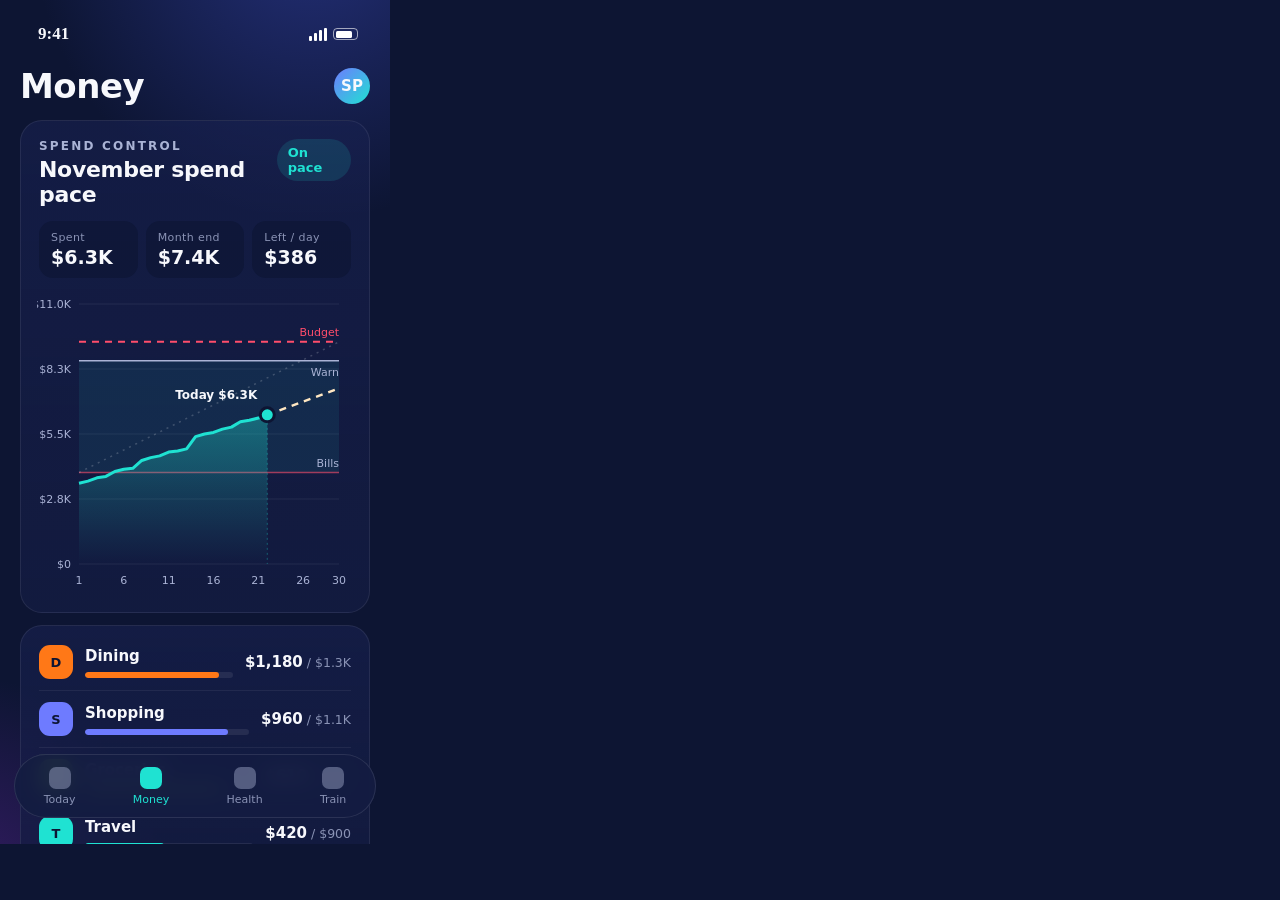
<file: tools/mock/app.html>
<!doctype html>
<html><head><meta charset="utf-8">
<style>
:root{--bg:#0d1533;--card:#141c42;--card2:#182354;--line:#26306a;--tx:#f7f8fc;--mu:#8a93b5;--mu2:#aab3d5;--teal:#1fe2d2;--red:#ff4d6b;--lime:#9de647;--ind:#6e7bff;--org:#ff7817;--mag:#ff4dd2;--yel:#ffcc35;--vio:#9b6bff}
*{box-sizing:border-box;margin:0;padding:0}
html,body{width:390px;height:844px;overflow:hidden;position:relative;background:var(--bg);color:var(--tx);font-family:-apple-system,"SF Pro Display","SF Pro Text",system-ui,sans-serif;-webkit-font-smoothing:antialiased}
body{background:radial-gradient(120% 60% at 80% -10%,#24307a 0,transparent 60%),radial-gradient(90% 50% at -10% 110%,#3a1d6b 0,transparent 60%),var(--bg)}
.sb{height:54px;display:flex;align-items:center;justify-content:space-between;padding:14px 32px 0 38px;font:600 17px -apple-system}
.sb i{display:inline-flex;gap:6px;align-items:center}
.sb b{display:inline-block;width:25px;height:12px;border:1.5px solid #fff9;border-radius:4px;position:relative}
.sb b:after{content:"";position:absolute;inset:1.5px;right:5px;background:#fff;border-radius:1.5px}
.sig{display:inline-flex;gap:2px;align-items:flex-end}.sig s{width:3px;background:#fff;border-radius:1px}
.pg{padding:6px 20px 0}
.top{display:flex;justify-content:space-between;align-items:center;margin:6px 0 14px}
.top h1{font-size:34px;font-weight:700;letter-spacing:-.5px}
.av{width:36px;height:36px;border-radius:50%;background:linear-gradient(135deg,#6e7bff,#1fe2d2);display:grid;place-items:center;font-weight:700;font-size:15px}
.card{background:linear-gradient(180deg,#18215099,#141c42cc);border:1px solid #ffffff14;border-radius:22px;padding:18px;margin-bottom:12px}
.ey{font-size:12px;letter-spacing:2.2px;color:var(--mu2);font-weight:600;text-transform:uppercase}
.h{font-size:22px;font-weight:700;margin-top:4px;letter-spacing:-.3px}
.row{display:flex;justify-content:space-between;align-items:flex-start}
.chip{font-size:13px;font-weight:700;padding:6px 11px;border-radius:999px}
.chip.ok{background:#1fe2d222;color:var(--teal)}.chip.bad{background:#ff4d6b26;color:var(--red)}
.stats{display:grid;grid-template-columns:repeat(3,1fr);gap:8px;margin-top:14px}
.stat{background:#0d153399;border-radius:14px;padding:10px 12px}
.stat p{font-size:11px;color:var(--mu);letter-spacing:.4px}.stat b{font-size:19px;display:block;margin-top:2px}
svg text{font-family:-apple-system,system-ui;fill:var(--mu2)}
.tabs{position:absolute;left:14px;right:14px;bottom:26px;height:64px;border-radius:32px;background:#141c42ee;border:1px solid #ffffff1a;display:flex;justify-content:space-around;align-items:center;backdrop-filter:blur(10px)}
.tabs span{font-size:11px;color:var(--mu);display:flex;flex-direction:column;align-items:center;gap:4px}
.tabs span:before{content:"";width:22px;height:22px;border-radius:7px;background:currentColor;opacity:.55}
.tabs .on{color:var(--teal)}.tabs .on:before{opacity:1}
.list .it{display:flex;align-items:center;gap:12px;padding:11px 0;border-top:1px solid #ffffff10}
.list .it:first-child{border-top:0}
.dot{width:34px;height:34px;border-radius:11px;display:grid;place-items:center;font-size:13px;font-weight:700;color:#0d1533}
.it .nm{flex:1}.it .nm b{display:block;font-size:15px;font-weight:600}.it .nm small{font-size:12px;color:var(--mu)}
.it .amt{font-weight:600;font-size:15px}
.bar{height:6px;border-radius:3px;background:#ffffff14;overflow:hidden;margin-top:7px}.bar i{display:block;height:100%;border-radius:3px}
.ex{background:#0d153399;border-radius:16px;padding:13px 14px;margin-bottom:9px;display:flex;gap:12px}
.ex .n{color:var(--mu);font-weight:600;width:16px}.ex b{font-size:16px}.ex p{font-size:13px;color:var(--mu2);margin-top:3px}
.ex em{font-size:12px;color:var(--mu);display:block;margin-top:3px}
</style></head><body>
<div class="sb"><span>9:41</span><i><span class="sig"><s style="height:5px"></s><s style="height:8px"></s><s style="height:11px"></s><s style="height:13px"></s></span><b></b></i></div>
<div class="pg" id="pg"></div>
<div class="tabs" id="tabs"><span>Today</span><span>Money</span><span>Health</span><span>Train</span></div>
<script>
const S=new URLSearchParams(location.search).get('s')||'pace';
const pg=document.getElementById('pg');
const tabOn={pace:1,flow:1,cash:1,worth:1,ready:2,train:3}[S];
document.querySelectorAll('#tabs span')[tabOn].classList.add('on');
const $=(h)=>pg.insertAdjacentHTML('beforeend',h);
const k=(v)=>'$'+(v>=1000?(v/1000).toFixed(1)+'K':Math.round(v));
const money=(v)=>'$'+Math.round(v).toLocaleString();

if(S==='pace'){
  $(`<div class="top"><h1>Money</h1><div class="av">SP</div></div>`);
  const days=30,today=22,budget=9400,warn=8600,bills=3870;
  // cumulative spend: rent+bills early, steady daily, a couple of spikes
  const daily=[3420,85,140,60,210,95,40,330,120,75,160,45,90,520,110,65,140,85,230,60,95,135];
  let c=0;const cum=daily.map(d=>c+=d);
  const spent=cum[today-1];
  const rate=(spent-cum[2])/(today-3), proj=spent+rate*(days-today);
  $(`<div class="card"><div class="row"><div><p class="ey">Spend control</p><p class="h">November spend pace</p></div><span class="chip ok">On pace</span></div>
  <div class="stats"><div class="stat"><p>Spent</p><b>${k(spent)}</b></div><div class="stat"><p>Month end</p><b>${k(proj)}</b></div><div class="stat"><p>Left / day</p><b>${money((budget-spent)/(days-today))}</b></div></div>
  <svg id="ch" width="316" height="300" style="margin-top:12px;margin-left:-2px"></svg></div>`);
  const W=316,H=300,L=42,R=14,T=14,B=26,ymax=11000;
  const x=d=>L+(d-1)/(days-1)*(W-L-R), y=v=>T+(1-v/ymax)*(H-T-B);
  let g='';
  for(const v of [0,2750,5500,8250,11000]) g+=`<line x1="${L}" x2="${W-R}" y1="${y(v)}" y2="${y(v)}" stroke="#ffffff12"/><text x="${L-8}" y="${y(v)+4}" font-size="11" text-anchor="end">${k(v)}</text>`;
  for(const d of [1,6,11,16,21,26,30]) g+=`<text x="${x(d)}" y="${H-6}" font-size="11" text-anchor="middle">${d}</text>`;
  g+=`<rect x="${L}" y="${y(warn)}" width="${W-L-R}" height="${y(bills)-y(warn)}" fill="#1fe2d214"/>`;
  g+=`<line x1="${L}" x2="${W-R}" y1="${y(budget)}" y2="${y(budget)}" stroke="#ff4d6b" stroke-width="2" stroke-dasharray="7 6"/><text x="${W-R}" y="${y(budget)-6}" font-size="11" text-anchor="end" style="fill:#ff4d6b">Budget</text>`;
  g+=`<line x1="${L}" x2="${W-R}" y1="${y(warn)}" y2="${y(warn)}" stroke="#aab3d5" stroke-width="1.5"/><text x="${W-R}" y="${y(warn)+15}" font-size="11" text-anchor="end">Warn</text>`;
  g+=`<line x1="${L}" x2="${W-R}" y1="${y(bills)}" y2="${y(bills)}" stroke="#ff4d6b99" stroke-width="1.5"/><text x="${W-R}" y="${y(bills)-6}" font-size="11" text-anchor="end">Bills</text>`;
  // ideal pace
  g+=`<line x1="${x(1)}" y1="${y(bills)}" x2="${x(days)}" y2="${y(budget)}" stroke="#ffffff30" stroke-width="1.5" stroke-dasharray="2 5"/>`;
  const pts=cum.map((v,i)=>`${x(i+1)},${y(v)}`).join(' ');
  g+=`<defs><linearGradient id="fa" x1="0" y1="0" x2="0" y2="1"><stop offset="0" stop-color="#1fe2d2" stop-opacity=".35"/><stop offset="1" stop-color="#1fe2d2" stop-opacity="0"/></linearGradient></defs>`;
  g+=`<polygon points="${x(1)},${y(0)} ${pts} ${x(today)},${y(0)}" fill="url(#fa)"/>`;
  g+=`<polyline points="${pts}" fill="none" stroke="#1fe2d2" stroke-width="3" stroke-linejoin="round"/>`;
  g+=`<line x1="${x(today)}" y1="${y(spent)}" x2="${x(days)}" y2="${y(proj)}" stroke="#ffe7c2" stroke-width="2.5" stroke-dasharray="7 6"/>`;
  g+=`<circle cx="${x(today)}" cy="${y(spent)}" r="7" fill="#1fe2d2" stroke="#0d1533" stroke-width="3"/>`;
  g+=`<line x1="${x(today)}" x2="${x(today)}" y1="${y(spent)+8}" y2="${y(0)}" stroke="#1fe2d255" stroke-dasharray="2 3"/>`;
  g+=`<text x="${x(today)-10}" y="${y(spent)-16}" font-size="12" text-anchor="end" style="fill:#f7f8fc;font-weight:700">Today ${k(spent)}</text>`;
  document.getElementById('ch').innerHTML=g;
  $(`<div class="card list" style="padding:8px 18px">
   ${[['Dining','#ff7817',1180,1300],['Shopping','#6e7bff',960,1100],['Groceries','#9de647',610,750],['Travel','#1fe2d2',420,900]].map(([n,c,s,b])=>`<div class="it"><div class="dot" style="background:${c}">${n[0]}</div><div class="nm"><b>${n}</b><div class="bar"><i style="width:${s/b*100}%;background:${c}"></i></div></div><div class="amt">${money(s)}<small style="color:var(--mu);font-weight:400"> / ${k(b)}</small></div></div>`).join('')}</div>`);
}

if(S==='flow'){
  $(`<div class="top"><h1>Money</h1><div class="av">SP</div></div>`);
  $(`<div class="card"><p class="ey">Where it goes</p><p class="h">October money flow</p><p style="color:var(--mu);font-size:13px;margin-top:4px">4 accounts → 8 categories, combined</p><svg id="sk" width="316" height="470" style="margin:10px 0 0 -2px"></svg></div>`);
  const src=[['Sapphire','#6e7bff',3150],['Amex Gold','#ffcc35',1480],['Checking','#1fe2d2',4520],['Apple Card','#f7f8fc',610]];
  const dst=[['Rent & bills','#8a93b5',3870],['Dining','#ff7817',1240],['Shopping','#6e7bff',1060],['Travel','#1fe2d2',980],['Groceries','#9de647',720],['Fitness','#ff4dd2',420],['Car','#ffcc35',840],['Other','#9b6bff',630]];
  // flows matrix (src x dst)
  const F=[[0,820,640,980,0,180,260,270],[0,420,0,0,720,120,80,140],[3870,0,250,0,0,0,280,120],[0,0,170,0,0,120,220,100]];
  const W=316,H=470,gap=8,x0=8,x1=W-112,nw=12;
  const tot=dst.reduce((a,d)=>a+d[2],0), sc=(H-gap*7)/tot;
  let ys=[],yy=0;src.forEach((s,i)=>{const h=F[i].reduce((a,b)=>a+b,0)*sc;ys.push([yy,h]);yy+=h+ (H-gap*7-tot*sc+gap*7- 0)/3*0 + gap*7/3;});
  // recompute src spacing to fill height
  const sTot=src.map((s,i)=>F[i].reduce((a,b)=>a+b,0)*sc); const sGap=(H-sTot.reduce((a,b)=>a+b,0))/(src.length-1);
  yy=0; ys=sTot.map(h=>{const r=[yy,h];yy+=h+sGap;return r;});
  let yd=[],y2=0;dst.forEach(d=>{const h=d[2]*sc;yd.push([y2,h]);y2+=h+gap;});
  let g='',so=ys.map(r=>r[0]),dof=yd.map(r=>r[0]);
  src.forEach((s,i)=>F[i].forEach((v,j)=>{if(!v)return;const h=v*sc,a=so[i],b=dof[j];so[i]+=h;dof[j]+=h;
    const xa=x0+nw,xb=x1,m=(xa+xb)/2;
    g+=`<path d="M${xa},${a} C${m},${a} ${m},${b} ${xb},${b} L${xb},${b+h} C${m},${b+h} ${m},${a+h} ${xa},${a+h}Z" fill="${dst[j][1]}" opacity=".38"/>`;}));
  src.forEach((s,i)=>{g+=`<rect x="${x0}" y="${ys[i][0]}" width="${nw}" height="${ys[i][1]}" rx="4" fill="${s[1]}"/>`;});
  dst.forEach((d,j)=>{g+=`<rect x="${x1}" y="${yd[j][0]}" width="${nw}" height="${yd[j][1]}" rx="4" fill="${d[1]}"/><text x="${x1+20}" y="${yd[j][0]+yd[j][1]/2-1}" font-size="13" style="fill:#f7f8fc;font-weight:600">${d[0]}</text><text x="${x1+20}" y="${yd[j][0]+yd[j][1]/2+14}" font-size="11.5">${money(d[2])}</text>`;});
  src.forEach((s,i)=>{g+=`<text x="${x0+nw+8}" y="${ys[i][0]+16}" font-size="12.5" style="fill:#f7f8fc;font-weight:700;paint-order:stroke;stroke:#0d1533;stroke-width:4px">${s[0]}</text>`;});
  document.getElementById('sk').innerHTML=g;
}

if(S==='cash'){
  $(`<div class="top"><h1>Money</h1><div class="av">SP</div></div>`);
  const m=['Jun','Jul','Aug','Sep','Oct','Nov'],inn=[11200,11150,13900,11200,11300,7480],out=[10480,9620,12250,9940,10380,6840];
  $(`<div class="card"><p class="ey">Cash flow</p><p class="h">Money in vs. out</p>
  <div class="stats"><div class="stat"><p>In, 6 mo</p><b>${k(inn.reduce((a,b)=>a+b))}</b></div><div class="stat"><p>Out, 6 mo</p><b>${k(out.reduce((a,b)=>a+b))}</b></div><div class="stat"><p>Saved</p><b style="color:var(--teal)">${k(inn.reduce((a,b)=>a+b)-out.reduce((a,b)=>a+b))}</b></div></div>
  <svg id="cf" width="316" height="290" style="margin-top:12px;margin-left:-2px"></svg></div>`);
  const W=316,H=290,L=48,B=26,T=16,ym=15000,bw=16,y=v=>T+(1-v/ym)*(H-T-B);let g='';
  for(const v of [0,5000,10000,15000])g+=`<line x1="${L}" x2="${W}" y1="${y(v)}" y2="${y(v)}" stroke="#ffffff12"/><text x="${L-8}" y="${y(v)+4}" font-size="11" text-anchor="end">${k(v)}</text>`;
  m.forEach((n,i)=>{const cx=L+24+i*(W-L-40)/5;g+=`<rect x="${cx-bw-2}" y="${y(inn[i])}" width="${bw}" height="${y(0)-y(inn[i])}" rx="5" fill="#1fe2d2" opacity="${i==5?.55:1}"/><rect x="${cx+2}" y="${y(out[i])}" width="${bw}" height="${y(0)-y(out[i])}" rx="5" fill="#ff4d6b" opacity="${i==5?.55:1}"/><text x="${cx}" y="${H-6}" font-size="11" text-anchor="middle">${n}</text><text x="${cx}" y="${y(Math.max(inn[i],out[i]))-6}" font-size="10.5" text-anchor="middle" style="fill:${inn[i]>out[i]?'#1fe2d2':'#ff4d6b'}">+${k(inn[i]-out[i])}</text>`;});
  document.getElementById('cf').innerHTML=g;
  $(`<div class="card list" style="padding:8px 18px">${[['Paycheck','Archer · Nov 15','#1fe2d2','+$3,740'],['Rent','Checking · Nov 1','#8a93b5','−$3,838'],['Sapphire payment','Due Nov 24 · autopay set','#6e7bff','−$2,912'],['Amex Gold','Due Nov 28','#ffcc35','−$1,406']].map(([a,b,c,d])=>`<div class="it"><div class="dot" style="background:${c}">${a[0]}</div><div class="nm"><b>${a}</b><small>${b}</small></div><div class="amt" style="color:${d[0]=='+'?'var(--teal)':'var(--tx)'}">${d}</div></div>`).join('')}</div>`);
}

if(S==='worth'){
  $(`<div class="top"><h1>Wealth</h1><div class="av">SP</div></div>`);
  const n=26,pts=[];let v=62000;for(let i=0;i<n;i++){v+=1900+Math.sin(i*1.3)*2600+(i==9?-5200:0);pts.push(v);}
  $(`<div class="card"><p class="ey">Net worth</p><p class="h" style="font-size:34px">${money(pts[n-1])}</p><p style="color:var(--teal);font-weight:600;font-size:14px;margin-top:2px">▲ ${money(pts[n-1]-pts[n-14])} in 6 months</p><svg id="nw" width="316" height="210" style="margin:14px 0 0 -2px"></svg>
  <div style="display:flex;gap:6px;margin-top:8px">${['1M','6M','1Y','All'].map((t,i)=>`<span class="chip" style="background:${i==2?'#1fe2d222':'#ffffff0d'};color:${i==2?'var(--teal)':'var(--mu2)'};flex:1;text-align:center">${t}</span>`).join('')}</div></div>`);
  const W=316,H=210,mn=Math.min(...pts)-4000,mx=Math.max(...pts)+3000,x=i=>i/(n-1)*W,y=q=>8+(1-(q-mn)/(mx-mn))*(H-16);
  const p=pts.map((q,i)=>`${x(i)},${y(q)}`).join(' ');
  document.getElementById('nw').innerHTML=`<defs><linearGradient id="g" x1="0" x2="0" y1="0" y2="1"><stop offset="0" stop-color="#6e7bff" stop-opacity=".5"/><stop offset="1" stop-color="#6e7bff" stop-opacity="0"/></linearGradient><linearGradient id="s" x1="0" x2="1"><stop offset="0" stop-color="#6e7bff"/><stop offset="1" stop-color="#1fe2d2"/></linearGradient></defs><polygon points="0,${H} ${p} ${W},${H}" fill="url(#g)"/><polyline points="${p}" fill="none" stroke="url(#s)" stroke-width="3" stroke-linejoin="round"/><circle cx="${x(n-1)-4}" cy="${y(pts[n-1])}" r="6" fill="#1fe2d2" stroke="#0d1533" stroke-width="3"/>`;
  $(`<div class="card list" style="padding:8px 18px">${[['Brokerage','Fidelity · 2 accounts','#6e7bff',0.38],['401(k)','Archer plan','#1fe2d2',0.24],['Savings','Wealthfront','#9de647',0.21],['Checking','Chase','#ffcc35',0.09],['RSUs','Vested','#ff4dd2',0.08]].map(([a,b,c,f])=>`<div class="it"><div class="dot" style="background:${c}">${a[0]}</div><div class="nm"><b>${a}</b><small>${b}</small></div><div class="amt">${money(pts[n-1]*f)}</div></div>`).join('')}</div>`);
}

if(S==='ready'){
  $(`<div class="top"><h1>Health</h1><div class="av">SP</div></div>`);
  const sc=84;const C=2*Math.PI*78;
  $(`<div class="card" style="text-align:center"><p class="ey">Readiness · Sun Nov 22</p>
  <svg width="200" height="200" style="margin:14px auto 4px;display:block"><defs><linearGradient id="r" x1="0" x2="1" y1="0" y2="1"><stop offset="0" stop-color="#1fe2d2"/><stop offset="1" stop-color="#9de647"/></linearGradient></defs>
   <circle cx="100" cy="100" r="78" fill="none" stroke="#ffffff12" stroke-width="16"/>
   <circle cx="100" cy="100" r="78" fill="none" stroke="url(#r)" stroke-width="16" stroke-linecap="round" stroke-dasharray="${C*sc/100} ${C}" transform="rotate(-90 100 100)"/>
   <text x="100" y="108" text-anchor="middle" font-size="54" style="fill:#f7f8fc;font-weight:700">${sc}</text><text x="100" y="134" text-anchor="middle" font-size="13">Prime · go hard</text></svg>
  <p style="color:var(--mu2);font-size:14px;line-height:1.4">Slept 7h 52m and HRV is above your 30-day baseline. Today is a good day for heavy lifts.</p></div>`);
  $(`<div class="card list" style="padding:8px 18px">${[['Sleep','7h 52m · base 7h 10m','#6e7bff',40,.92],['HRV','68 ms · base 58','#1fe2d2',25,.88],['Resting HR','49 bpm · base 52','#ff4d6b',20,.85],['Fueling','2,640 kcal · 168 g protein','#9de647',10,.7],['Load','Acute : chronic 1.05','#ffcc35',5,.8]].map(([a,b,c,w,f])=>`<div class="it"><div class="dot" style="background:${c}">${w}</div><div class="nm"><b>${a}</b><small>${b}</small><div class="bar"><i style="width:${f*100}%;background:${c}"></i></div></div></div>`).join('')}</div>`);
}

if(S==='train'){
  $(`<div class="top"><h1>Train</h1><div class="av">SP</div></div>`);
  $(`<div class="card" style="background:linear-gradient(135deg,#1fe2d233,#6e7bff33);"><div class="row"><div><p class="ey">Today · readiness 84</p><p class="h" style="font-size:25px">Lower body strength</p></div><span class="chip ok">Prime</span></div>
  <p style="color:var(--mu2);font-size:14px;margin-top:8px">55 min · 6:30 pm · after your last meeting</p>
  <div class="stats"><div class="stat"><p>Run</p><b>2/2</b></div><div class="stat"><p>Strength</p><b>1/2</b></div><div class="stat"><p>Swim</p><b>0/1</b></div></div></div>`);
  [['Back squat','4 × 5 · 245 lb','+10 lb from last week, HRV is up'],['Romanian deadlift','3 × 8 · 185 lb','Hinge, slow on the way down'],['Bulgarian split squat','3 × 10 each · 50 lb DBs','Front knee over toes'],['Walking lunge','2 × 20 steps · 40 lb','Finisher'],['Hip mobility flow','8 min','Cool down']].forEach(([a,b,c],i)=>$(`<div class="ex"><span class="n">${i+1}</span><div><b>${a}</b><p>${b}</p><em>${c}</em></div></div>`));
}
</script></body></html>
</file>
<file: style.css>
:root {
  --white: #ffffff;
  --gray: #f5f5f7;
  --ink: #1d1d1f;
  --ink-2: #6e6e73;
  --ink-3: #86868b;
  --line: #d2d2d7;
  --link: #0066cc;
  --black: #000000;
  --tile-dark: #161617;
  --on-dark: #f5f5f7;
  --on-dark-2: #a1a1a6;
  --link-dark: #2997ff;
  --r-lg: 28px;
  --r-md: 18px;
  --max: 1040px;
  --font: -apple-system, BlinkMacSystemFont, "SF Pro Display", "SF Pro Text", "Inter", "Helvetica Neue", Arial, sans-serif;
}

* { box-sizing: border-box; margin: 0; padding: 0; }
html { scroll-behavior: smooth; scroll-padding-top: 52px; }
body {
  background: var(--white);
  color: var(--ink);
  font-family: var(--font);
  font-size: 17px;
  line-height: 1.47;
  letter-spacing: -.022em;
  -webkit-font-smoothing: antialiased;
  overflow-x: hidden;
}
img, video { display: block; width: 100%; height: 100%; object-fit: cover; }
a { color: var(--link); text-decoration: none; }
a:hover { text-decoration: underline; }
.wrap { max-width: var(--max); margin: 0 auto; padding: 0 22px; }
.wrap.narrow { max-width: 760px; }
.center { text-align: center; }
.muted { color: var(--ink-3); font-size: 14px; }

/* NAV — frosted, like apple.com */
.gnav {
  position: fixed; inset: 0 0 auto 0; z-index: 100; height: 48px;
  background: rgba(251, 251, 253, .72);
  backdrop-filter: saturate(180%) blur(20px);
  -webkit-backdrop-filter: saturate(180%) blur(20px);
  border-bottom: 1px solid rgba(0,0,0,.08);
}
.gnav-in { max-width: var(--max); margin: 0 auto; height: 100%; padding: 0 22px; display: flex; align-items: center; justify-content: space-between; gap: 16px; }
.gnav-name { color: var(--ink); font-weight: 600; font-size: 17px; letter-spacing: -.02em; white-space: nowrap; }
.gnav-name:hover { text-decoration: none; }
.gnav nav { display: flex; gap: 26px; }
.gnav nav a { color: var(--ink); font-size: 12.5px; opacity: .8; letter-spacing: -.01em; }
.gnav nav a:hover { opacity: 1; text-decoration: none; }
@media (max-width: 640px) { .gnav nav { display: none; } }

.pill {
  display: inline-block; background: #0071e3; color: #fff; border-radius: 980px;
  padding: 11px 22px; font-size: 17px; font-weight: 400; letter-spacing: -.02em;
}
.pill:hover { background: #0077ed; text-decoration: none; }
.pill.small { padding: 4px 12px; font-size: 12px; }

/* BANDS */
.band { padding: clamp(60px, 7.5vw, 100px) 0; }
.band.gray { background: var(--gray); }
.band.black { background: var(--black); color: var(--on-dark); }
.eyebrow { font-size: 17px; font-weight: 600; color: var(--ink-2); margin-bottom: 8px; letter-spacing: -.02em; }
.band.black .eyebrow { color: var(--on-dark-2); }
.headline { font-size: clamp(40px, 6vw, 64px); line-height: 1.05; font-weight: 600; letter-spacing: -.035em; }
.sub { font-size: clamp(19px, 2vw, 24px); line-height: 1.33; color: var(--ink-2); margin-top: 20px; max-width: 680px; letter-spacing: -.02em; }
.band.black .sub { color: var(--on-dark-2); }

/* ABOUT */
.about { padding-top: clamp(80px, 10vw, 120px); }
.statement { font-size: clamp(26px, 3.4vw, 40px); line-height: 1.18; font-weight: 600; letter-spacing: -.03em; }
.about .body { font-size: 19px; color: var(--ink-2); margin-top: 24px; }
.facts { list-style: none; margin-top: 44px; border-top: 1px solid var(--line); }
.facts li { display: grid; grid-template-columns: 110px 1fr; gap: 16px; padding: 14px 0; border-bottom: 1px solid var(--line); font-size: 15px; }
.facts span { color: var(--ink-3); }

/* BIG IMAGE */
.hero-img { margin-top: 52px; }
.hero-img img { border-radius: var(--r-lg); aspect-ratio: 16/9; background: var(--gray); }
.hero-img.paper img { object-fit: contain; background: #fff; border: 1px solid var(--line); padding: 4%; }
.band.gray .hero-img.paper img { border-color: #e5e5ea; }
.hero-img figcaption { font-size: 12px; color: var(--ink-3); margin-top: 12px; letter-spacing: 0; }
.hero-img figcaption a { color: inherit; text-decoration: underline; }

/* DEEP DIVE — expandable */
.dive { margin-top: 40px; border-top: 1px solid var(--line); }
.dive summary {
  list-style: none; cursor: pointer; display: flex; align-items: center; justify-content: space-between; gap: 16px;
  padding: 20px 0; font-size: 19px; font-weight: 600; letter-spacing: -.02em; color: var(--ink);
}
.dive summary::-webkit-details-marker { display: none; }
.dive summary::after {
  content: "+"; flex: none; width: 30px; height: 30px; border-radius: 50%;
  display: grid; place-items: center; font-weight: 400; font-size: 22px; line-height: 1;
  background: var(--ink); color: #fff; transition: transform .3s ease;
}
.dive[open] summary::after { transform: rotate(45deg); }
.dive-body { padding: 4px 0 28px; max-width: 760px; color: var(--ink-2); font-size: 17px; }
.dive-body p + p, .dive-body p + ul, .dive-body ul + p, .dive-body h4 + ul, .dive-body ul + h4 { margin-top: 14px; }
.dive-body h4 { color: var(--ink); font-size: 17px; font-weight: 600; margin-top: 22px; }
.dive-body h4:first-child { margin-top: 0; }
.dive-body b { color: var(--ink); font-weight: 600; }
.dive-body ul, .dive-body ol { padding-left: 20px; display: grid; gap: 10px; }
.dive-body .muted { margin-top: 18px; }
.dive.on-dark { border-color: #333336; margin-top: 20px; }
.dive.on-dark summary { color: var(--on-dark); }
.dive.on-dark summary::after { background: var(--on-dark); color: #000; }
.dive.on-dark .dive-body { color: var(--on-dark-2); }
.dive.on-dark .dive-body b { color: var(--on-dark); }

/* BENTO TILES */
.bento { display: grid; grid-template-columns: repeat(2, 1fr); gap: 20px; margin-top: 56px; align-items: start; }
.band.black .bento { grid-template-columns: repeat(3, 1fr); }
.tile { background: var(--white); border-radius: var(--r-lg); overflow: hidden; display: flex; flex-direction: column; }
.band.gray .tile { background: var(--white); }
.tile.dark { background: var(--tile-dark); color: var(--on-dark); }
.tile.span2 { grid-column: 1 / -1; display: grid; grid-template-columns: 1fr 1.25fr; }
.tile.span2 .dive { grid-column: 1 / -1; }
.tile-text { padding: 36px 36px 28px; }
.tile-eyebrow { font-size: 14px; font-weight: 600; color: var(--ink-3); letter-spacing: -.01em; }
.tile.dark .tile-eyebrow { color: var(--on-dark-2); }
.tile h3 { font-size: clamp(24px, 2.4vw, 30px); font-weight: 600; letter-spacing: -.03em; line-height: 1.12; margin: 8px 0 12px; }
.tile-text p:not(.tile-eyebrow) { color: var(--ink-2); font-size: 17px; }
.tile.dark .tile-text p:not(.tile-eyebrow) { color: var(--on-dark-2); }
.tile-media { aspect-ratio: 4/3; overflow: hidden; margin-top: auto; }
.tile.span2 .tile-media { aspect-ratio: auto; min-height: 320px; margin-top: 0; }
.tile-media.white { background: #fff; }
.tile-media.white img { object-fit: contain; }
.tile-media.duo { display: grid; grid-template-columns: 1fr 1fr; background: #fff; }
.tile-media.duo img { object-fit: contain; padding: 8px; }
.dive.in-tile { margin: 0 36px; border-color: var(--line); }
.tile.dark .dive.in-tile { border-color: #333336; }
.dive.in-tile summary { font-size: 15px; padding: 16px 0; color: var(--link); }
.dive.in-tile summary::after { width: 24px; height: 24px; font-size: 18px; background: transparent; color: var(--link); border: 1.5px solid var(--link); }
.tile.dark .dive.in-tile summary { color: var(--link-dark); }
.tile.dark .dive.in-tile summary::after { color: var(--link-dark); border-color: var(--link-dark); }
.dive.in-tile .dive-body { font-size: 15px; }
.tile.dark .dive-body { color: var(--on-dark-2); }
.tile.dark .dive-body b { color: var(--on-dark); }
.steps { counter-reset: s; }
.mini-specs { display: grid; grid-template-columns: 1fr 1fr; gap: 16px; margin-top: 20px; }
.mini-specs div { background: var(--gray); border-radius: 14px; padding: 14px 16px; }
.mini-specs b { display: block; }
.mini-specs span { font-size: 13px; }
.pair { display: grid; grid-template-columns: 1fr 1fr; gap: 8px; margin-top: 16px; }
.pair img { border-radius: 12px; aspect-ratio: 4/3; background: #fff; object-fit: contain; }
@media (max-width: 900px) {
  .band.black .bento { grid-template-columns: 1fr; }
  .tile.span2 { grid-template-columns: 1fr; }
}
@media (max-width: 700px) {
  .bento { grid-template-columns: 1fr; }
  .tile-text { padding: 28px 24px 20px; }
  .dive.in-tile { margin: 0 24px; }
  .mini-specs { grid-template-columns: 1fr; }
}

/* WIDE MEDIA + MOSAIC */
.wide-media { margin-top: 52px; border-radius: var(--r-lg); overflow: hidden; aspect-ratio: 16/9; background: #111; }
.mosaic { display: grid; grid-template-columns: repeat(4, 1fr); grid-auto-rows: 210px; gap: 12px; margin-top: 40px; }
.mosaic > * { border-radius: var(--r-md); }
.mosaic .tall { grid-row: span 2; }
.mosaic .wide { grid-column: span 2; }
@media (max-width: 760px) { .mosaic { grid-template-columns: 1fr 1fr; grid-auto-rows: 150px; } }

.trio { display: grid; grid-template-columns: 2fr 1fr 1fr; gap: 12px; margin-top: 52px; }
.trio img { border-radius: var(--r-md); aspect-ratio: 3/4; }
.trio img:first-child { aspect-ratio: auto; }
.trio + .muted { margin-top: 20px; }
@media (max-width: 700px) { .trio { grid-template-columns: 1fr 1fr; } .trio img:first-child { grid-column: 1 / -1; aspect-ratio: 4/3; } }

.reel { display: grid; grid-template-columns: repeat(3, 1fr); gap: 12px; margin-top: 52px; }
.reel figure { position: relative; border-radius: var(--r-md); overflow: hidden; aspect-ratio: 4/3; background: #ddd; cursor: pointer; }
.reel figcaption { position: absolute; left: 16px; bottom: 14px; color: #fff; font-size: 14px; font-weight: 600; text-shadow: 0 1px 8px rgba(0,0,0,.5); }
@media (max-width: 760px) { .reel { grid-template-columns: 1fr 1fr; } }
.quad { display: grid; grid-template-columns: repeat(4, 1fr); gap: 12px; margin-top: 12px; }
.quad img { border-radius: var(--r-md); aspect-ratio: 1; }
@media (max-width: 700px) { .quad { grid-template-columns: 1fr 1fr; } }

/* COLLEGE LINK CARD */
.college-link { display: grid; grid-template-columns: 1.3fr 1fr; align-items: center; gap: 32px; background: var(--gray); border-radius: var(--r-lg); overflow: hidden; color: var(--ink); }
.college-link:hover { text-decoration: none; }
.college-link > div { padding: 44px; }
.college-link h3 { font-size: clamp(26px, 3vw, 36px); line-height: 1.1; letter-spacing: -.03em; font-weight: 600; }
.college-link p:last-child { color: var(--ink-2); margin-top: 12px; }
.college-link img { aspect-ratio: 1; }
.arrow { color: var(--link); }
.college-link:hover .arrow { text-decoration: underline; }
@media (max-width: 700px) { .college-link { grid-template-columns: 1fr; } .college-link > div { padding: 28px 24px 0; } }

/* CONTACT */
.contact .sub { margin-left: auto; margin-right: auto; }
.ctas { display: flex; justify-content: center; align-items: center; gap: 28px; margin-top: 36px; flex-wrap: wrap; }
.link { font-size: 19px; }

.foot { background: var(--gray); border-top: 1px solid var(--line); padding: 20px 0; font-size: 12px; color: var(--ink-3); letter-spacing: 0; }

/* reveal */
.reveal { opacity: 0; transform: translateY(24px); transition: opacity .9s cubic-bezier(.2,.7,.2,1), transform .9s cubic-bezier(.2,.7,.2,1); }
.reveal.in { opacity: 1; transform: none; }
@media (prefers-reduced-motion: reduce) {
  .reveal { opacity: 1; transform: none; transition: none; }
  html { scroll-behavior: auto; }
}

/* COLLEGE PAGE */
.page-head { padding: 140px 0 40px; }
.page-head .headline { font-size: clamp(44px, 7vw, 80px); }
.archive { display: grid; grid-template-columns: repeat(2, 1fr); gap: 20px; }
.archive .tile { background: var(--gray); }
.archive .tile.span2 { grid-template-columns: 1fr 1fr; }
@media (max-width: 760px) { .archive { grid-template-columns: 1fr; } .archive .tile.span2 { grid-template-columns: 1fr; } }
.back { display: inline-block; margin-bottom: 18px; font-size: 15px; }

/* ---------- v2 ---------- */
:root { --me-size: 208px; --me-min: 34px; --p: 0; }
main { display: flex; flex-direction: column; }
.anchor { display: block; height: 0; }
.gnav nav a.on { opacity: 1; font-weight: 600; }
.gnav-slot { width: var(--me-min); flex: none; }

/* HERO — light, people + work, no stock video */
.hero { background: var(--gray); padding: 112px 0 56px; }
.hero-copy { max-width: min(780px, calc(100% - var(--me-size) - 40px)); }
.hero h1 { font-size: clamp(52px, 8vw, 96px); font-weight: 700; letter-spacing: -.05em; line-height: .98; margin-top: 6px; }
.hero-line { font-size: clamp(19px, 2.1vw, 24px); line-height: 1.35; color: var(--ink-2); margin-top: 22px; letter-spacing: -.02em; max-width: 600px; }
/* PORTRAIT that shrinks into the nav */
.me { position: fixed; z-index: 120; top: calc(76px - 69px * var(--p)); right: max(22px, calc((100vw - var(--max)) / 2 + 22px)); display: flex; flex-direction: column; align-items: center; gap: 14px; pointer-events: none; }
.me-photo { pointer-events: auto; display: block; width: calc(var(--me-size) - (var(--me-size) - var(--me-min)) * var(--p)); aspect-ratio: 1; border-radius: 50%; overflow: hidden; box-shadow: 0 calc(18px - 16px * var(--p)) calc(40px - 34px * var(--p)) rgba(0,0,0,.18); border: calc(5px - 3px * var(--p)) solid #fff; background: #fff; }
.me-photo img { object-position: 50% 38%; }
.me-ctas { display: flex; gap: 8px; opacity: calc(1 - var(--p) * 3); transform: translateY(calc(-12px * var(--p))); pointer-events: auto; }
.me.small .me-ctas { pointer-events: none; visibility: hidden; }
.pill.ghost { background: #fff; color: var(--ink); box-shadow: inset 0 0 0 1px var(--line); }
.pill.ghost:hover { background: #fafafa; }
.me .pill { font-size: 14px; padding: 8px 16px; }
@media (max-width: 700px) {
  :root { --me-size: 112px; --me-min: 30px; }
  .hero { padding-top: 90px; }
  .hero-copy { max-width: none; }
  .hero .eyebrow { padding-right: calc(var(--me-size) + 8px); min-height: 20px; }
  .hero h1 { padding-right: calc(var(--me-size) - 8px); font-size: 44px; }
  .me { top: calc(64px - 55px * var(--p)); right: 16px; }
  .me-ctas { flex-direction: column; gap: 6px; }
  .me .pill { font-size: 13px; padding: 6px 12px; text-align: center; }
}

/* Intent label in project tiles */
.intent { color: var(--ink); font-weight: 600; }

/* LUCID showcase */
.showcase { display: grid; grid-template-columns: repeat(4, 1fr); gap: 14px; margin-top: 52px; }
.showcase figure { display: flex; flex-direction: column; }
.showcase img { border-radius: var(--r-md); aspect-ratio: 4/3; height: auto; background: #e8e8ed; }
.showcase .sc-main { grid-column: 1 / -1; }
.showcase .sc-main img { aspect-ratio: 2/1; border-radius: var(--r-lg); }
.showcase figcaption { font-size: 14px; color: var(--ink-2); margin-top: 10px; line-height: 1.4; letter-spacing: -.01em; }
.showcase figcaption b { color: var(--ink); font-weight: 600; }
.credit { display: block; font-size: 11.5px; color: var(--ink-3); margin-top: 3px; letter-spacing: 0; }
@media (max-width: 860px) { .showcase { grid-template-columns: 1fr 1fr; } }

/* MILWAUKEE drawings — crisp line art */
.drawings { display: grid; grid-template-columns: 1.6fr 1fr 1fr; gap: 14px; margin-top: 52px; }
.drawings figure { background: #fff; border: 1px solid var(--line); border-radius: var(--r-md); padding: 18px; display: flex; flex-direction: column; }
.drawings img { object-fit: contain; aspect-ratio: 4/3; height: auto; }
.drawings .d-main img { aspect-ratio: 16/9; }
.drawings figcaption { font-size: 12px; color: var(--ink-3); margin-top: 8px; letter-spacing: 0; }
.credit-line { font-size: 12px; color: var(--ink-3); margin-top: 12px; letter-spacing: 0; }
.credit-line a { color: inherit; text-decoration: underline; }
@media (max-width: 760px) { .drawings { grid-template-columns: 1fr 1fr; } .drawings .d-main { grid-column: 1 / -1; } }

/* PersonalOS screenshots */
.tile.pos .tile-media { display: none; }
.phones { display: flex; gap: 14px; overflow-x: auto; scroll-snap-type: x mandatory; scroll-padding-inline: 28px; padding: 28px; align-items: flex-start; align-self: stretch; background: linear-gradient(160deg, #0f1530, #0a0d1d); scrollbar-color: #3a4170 transparent; }
.phones::after { content: ''; flex: none; width: 1px; }
.phones figure { flex: none; width: 290px; scroll-snap-align: start; }
.phones img { height: auto; border-radius: 16px; background: #11152c; box-shadow: 0 10px 30px rgba(0,0,0,.35); }
.phones figcaption { color: #a9b0cc; font-size: 13px; line-height: 1.4; margin-top: 10px; letter-spacing: -.01em; }
.phones figcaption b { color: #fff; font-weight: 600; }
.tile.span2.pos { grid-template-columns: 1fr 1.25fr; }
.tile.span2.pos .phones { min-height: 100%; }
@media (max-width: 900px) { .tile.span2.pos { grid-template-columns: 1fr; } }
.band .tile.dark-mini { background: var(--ink); color: #fff; justify-content: center; }
.tile.dark-mini .tile-eyebrow { color: #a1a1a6; }
.tile.dark-mini .tile-text p:not(.tile-eyebrow) { color: #c7c7cc; }

/* HANDS-ON jobs */
.job { display: grid; grid-template-columns: 1.1fr 1.2fr .8fr .8fr; gap: 14px; margin-top: 52px; align-items: stretch; }
.job + .job { margin-top: 28px; }
.job-text { padding: 8px 8px 0 0; }
.job-text h3 { font-size: clamp(24px, 2.4vw, 30px); letter-spacing: -.03em; line-height: 1.12; font-weight: 600; }
.job-text .when { color: var(--ink-3); font-size: 14px; margin-top: 4px; }
.job-text p:not(.when) { color: var(--ink-2); margin-top: 12px; }
.job figure { position: relative; border-radius: var(--r-md); overflow: hidden; background: #ddd; min-height: 260px; }
.job figcaption { position: absolute; left: 12px; bottom: 10px; color: #fff; font-size: 13px; font-weight: 600; text-shadow: 0 1px 8px rgba(0,0,0,.6); }
.next { margin-top: 32px; }
@media (max-width: 860px) { .job { grid-template-columns: 1fr 1fr; } .job-text { grid-column: 1 / -1; } .job .j-big { grid-column: 1 / -1; min-height: 300px; } .job figure { min-height: 200px; } }

.foot-in { display: flex; justify-content: space-between; gap: 16px; flex-wrap: wrap; }
.foot a { color: var(--ink-2); }

/* Everything media is clickable */
main img:not([data-nolb]), main video { cursor: zoom-in; }

/* LIGHTBOX */
.lb { position: fixed; inset: 0; z-index: 300; background: rgba(10,10,12,.97); display: none; align-items: center; justify-content: center; flex-direction: column; padding: 56px 64px 24px; }
.lb.open { display: flex; }
.lb-stage { flex: 1; width: 100%; display: flex; align-items: center; justify-content: center; min-height: 0; }
.lb-stage img, .lb-stage video { width: auto; height: auto; max-width: 100%; max-height: 100%; object-fit: contain; border-radius: 10px; background: #fff0; }
.lb-stage img.paper { background: #fff; padding: 2%; }
.lb-cap { color: #d1d1d6; font-size: 14px; margin-top: 14px; text-align: center; max-width: 760px; letter-spacing: -.01em; min-height: 20px; }
.lb-cap .n { color: #8e8e93; margin-left: 10px; }
.lb button { position: absolute; border: 0; background: rgba(255,255,255,.12); color: #fff; width: 44px; height: 44px; border-radius: 50%; font-size: 22px; line-height: 1; cursor: pointer; display: grid; place-items: center; }
.lb button:hover { background: rgba(255,255,255,.22); }
.lb-x { top: 14px; right: 14px; }
.lb-prev { left: 12px; top: 50%; transform: translateY(-50%); }
.lb-next { right: 12px; top: 50%; transform: translateY(-50%); }
@media (max-width: 700px) { .lb { padding: 56px 8px 20px; } .lb-prev, .lb-next { top: auto; bottom: 14px; transform: none; } }
body.lb-on { overflow: hidden; }

/* EDIT MODE (local only) */
.editbar { position: fixed; left: 50%; bottom: 18px; transform: translateX(-50%); z-index: 400; display: flex; align-items: center; gap: 10px; background: #1d1d1f; color: #fff; padding: 8px 8px 8px 16px; border-radius: 980px; font-size: 13px; box-shadow: 0 10px 30px rgba(0,0,0,.3); }
.editbar button { font: inherit; border: 0; border-radius: 980px; padding: 8px 14px; cursor: pointer; background: #0071e3; color: #fff; }
.editbar button.alt { background: #3a3a3c; }
.editbar .st { color: #a1a1a6; min-width: 90px; }
body.editing [data-ed] { outline: 1px dashed rgba(0,113,227,.45); outline-offset: 3px; border-radius: 3px; cursor: text; }
body.editing [data-ed]:focus { outline: 2px solid #0071e3; background: rgba(0,113,227,.05); }
body.editing [data-ed].changed { outline-color: #ff9f0a; }
#tools .bento { align-items: stretch; }
@media (max-width: 700px) { .phones figure { width: 78vw; max-width: 300px; } }
.bento > *, .tile > *, .job > *, .showcase > *, .drawings > * { min-width: 0; }
.phones img { max-height: 340px; object-fit: cover; object-position: top; }

/* ---------- v3 ---------- */
/* Home button replaces the name in the nav */
.gnav-home { display: inline-flex; align-items: center; gap: 7px; color: var(--ink); font-size: 14px; font-weight: 600; padding: 7px 12px 7px 10px; margin-left: -10px; border-radius: 980px; min-height: 36px; }
.gnav-home:hover { background: rgba(0,0,0,.05); text-decoration: none; }

/* Hero: name, one line, portrait */
.hero { padding: 132px 0 76px; }

/* ABOUT: collage left, words right */
.about-grid { display: grid; grid-template-columns: minmax(0, 1.05fr) minmax(0, 1fr); gap: 56px; align-items: center; max-width: 1180px; }
.about-collage { display: grid; grid-template-columns: repeat(3, 1fr); grid-auto-rows: 118px; gap: 10px;
  grid-template-areas: "a a b" "a a b" "c d e" "f f e" "g h i"; }
.about-collage figure { position: relative; border-radius: 14px; overflow: hidden; background: #e8e8ed; }
.about-collage figcaption { position: absolute; left: 10px; bottom: 8px; right: 10px; color: #fff; font-size: 12px; font-weight: 600; text-shadow: 0 1px 8px rgba(0,0,0,.6); letter-spacing: -.01em; }
.about-collage .paper { background: #fff; border: 1px solid var(--line); }
.about-collage .paper img { object-fit: contain; padding: 8px; }
.about-collage .paper figcaption { color: var(--ink-2); text-shadow: none; }
.about-collage .dark img { object-position: top; }
.about-collage .a1 { grid-area: a; } .about-collage .a2 { grid-area: b; } .about-collage .a3 { grid-area: c; }
.about-collage .a4 { grid-area: d; } .about-collage .a5 { grid-area: e; } .about-collage .a6 { grid-area: f; }
.about-collage .a7 { grid-area: g; } .about-collage .a8 { grid-area: h; } .about-collage .a9 { grid-area: i; }
.about-collage img { transition: transform .6s cubic-bezier(.2,.7,.2,1); }
.about-collage figure:hover img { transform: scale(1.04); }
.logos { grid-column: 1 / -1; display: grid; grid-template-columns: repeat(7, 1fr); gap: 14px; align-items: center; padding: 18px 6px 0; }
.logos img { height: 30px; width: 100%; object-fit: contain; cursor: default; filter: grayscale(1); opacity: .75; transition: filter .3s, opacity .3s; }
.logos img:hover { filter: none; opacity: 1; }
.about-text .facts li { grid-template-columns: 80px 1fr; }
@media (max-width: 900px) {
  .about-grid { grid-template-columns: 1fr; gap: 40px; }
  .about-text { order: -1; }
}
@media (max-width: 560px) {
  .about-collage { grid-auto-rows: 92px; gap: 8px; }
  .logos { grid-template-columns: repeat(4, 1fr); gap: 16px 18px; }
  .logos img { height: 26px; }
}

/* WORK: header with job title + logo, then picture | words rows */
.work-head { display: flex; justify-content: space-between; align-items: flex-end; gap: 32px; }
.co-logo { width: 190px; height: 64px; object-fit: contain; object-position: right center; flex: none; cursor: default; }
.story { margin-top: 52px; display: grid; gap: 72px; }
.st-row { display: grid; grid-template-columns: minmax(0, 1.35fr) minmax(0, 1fr); gap: 56px; align-items: start; }
.st-media img { border-radius: var(--r-lg); height: auto; aspect-ratio: 4/3; background: #e8e8ed; }
.st-media.paper img { object-fit: contain; background: #fff; border: 1px solid var(--line); padding: 5%; }
.band.gray .st-media.paper img { border-color: #e5e5ea; }
.st-media figcaption { font-size: 13px; color: var(--ink-3); margin-top: 10px; letter-spacing: -.01em; }
.st-media .credit { display: inline; margin: 0 0 0 6px; }
.st-media .credit a { color: inherit; text-decoration: underline; }
.st-copy { position: sticky; top: 96px; padding-top: 8px; }
.st-copy .lead { font-size: clamp(19px, 1.9vw, 23px); line-height: 1.36; color: var(--ink); letter-spacing: -.02em; }
.st-copy .kicker { font-size: 13px; font-weight: 600; color: var(--ink-3); margin-bottom: 10px; letter-spacing: -.005em; }
.st-copy h3 { font-size: clamp(22px, 2.2vw, 28px); line-height: 1.15; font-weight: 600; letter-spacing: -.03em; }
.st-copy h3 + p { margin-top: 12px; }
.st-copy p + h3 { margin-top: 28px; }
.st-copy h4 { font-size: 15px; font-weight: 600; margin-top: 26px; color: var(--ink); }
.st-copy p, .st-copy li { color: var(--ink-2); font-size: 17px; }
.st-copy .lead + p { margin-top: 16px; }
.st-copy h4 + p, .st-copy h4 + ul { margin-top: 8px; }
.st-copy ul { padding-left: 18px; display: grid; gap: 8px; }
/* the words slide up as their picture scrolls in */
.st-copy.reveal { transform: translateY(56px); transition-delay: .08s; }
.st-copy.reveal.in { transform: none; }
@media (max-width: 860px) {
  .work-head { align-items: flex-start; flex-direction: column-reverse; gap: 18px; }
  .co-logo { width: 140px; height: 40px; object-position: left center; }
  .story { gap: 48px; margin-top: 36px; }
  .st-row { grid-template-columns: 1fr; gap: 20px; }
  .st-copy { position: static; padding-top: 0; }
}

/* HANDS: the car next to the intro */
.car-intro { display: grid; grid-template-columns: minmax(0, 1fr) minmax(0, 1fr); gap: 40px; align-items: center; margin-top: 20px; }
.car-intro .sub { margin-top: 0; }
.car-shot { position: relative; border-radius: var(--r-lg); overflow: hidden; aspect-ratio: 16/10; background: #ddd; }
.car-shot figcaption { position: absolute; left: 14px; bottom: 12px; color: #fff; font-size: 13px; font-weight: 600; text-shadow: 0 1px 8px rgba(0,0,0,.6); }
@media (max-width: 760px) { .car-intro { grid-template-columns: 1fr; gap: 24px; } }

/* PersonalOS: full phone screens */
.phones figure { width: 220px; }
.phones img { max-height: none; aspect-ratio: 390/844; object-fit: cover; border-radius: 26px; box-shadow: 0 0 0 6px #1b2142, 0 18px 40px rgba(0,0,0,.45); }
.phones figcaption { margin-top: 16px; }
.sample-note { grid-column: 1 / -1; font-size: 12px; color: var(--ink-3); padding: 10px 36px 0; letter-spacing: 0; }
@media (max-width: 700px) { .phones figure { width: 62vw; max-width: 240px; } .sample-note { padding: 10px 24px 0; } }
.st-media.natural img { aspect-ratio: auto; }
.co-logo.wide { width: 240px; }
@media (max-width: 860px) { .co-logo.wide { width: 170px; } }

/* ---------- v4 ---------- */
/* Work rows: words as bullets, bold lead-in */
.st-copy ul.pts { list-style: none; padding-left: 0; display: grid; gap: 14px; }
.st-copy .lead + ul.pts, .st-copy p + ul.pts, .st-copy .kicker + ul.pts { margin-top: 16px; }
.st-copy ul.pts li { position: relative; padding-left: 22px; font-size: 18px; line-height: 1.5; }
.st-copy ul.pts li::before { content: ''; position: absolute; left: 2px; top: .62em; width: 7px; height: 7px; border-radius: 50%; background: var(--ink-3); }
.st-copy ul.pts li b { color: var(--ink); font-weight: 600; }
.st-copy ul.pts li:first-child:only-child { font-size: 19px; }

/* Logos a bit larger */
.logos { gap: 12px; padding: 22px 0 0; }
.logos img { height: 40px; }
@media (max-width: 560px) { .logos img { height: 32px; } }

/* Portrait + buttons sit on the hero copy's centerline (JS sets --me-t0) */
@media (min-width: 701px) {
  .me { top: calc(var(--me-t0, 76px) - (var(--me-t0, 76px) - 7px) * var(--p)); }
}

/* PersonalOS phones: whole phones only, arrows to page */
.phones-wrap { position: relative; min-width: 0; display: flex; }
.phones-wrap .phones { flex: 1; min-width: 0; scrollbar-width: none; }
.phones-wrap .phones::-webkit-scrollbar { display: none; }
.phones-wrap .phones figure { width: calc((100% - 14px) / 2); }
.ph-nav { position: absolute; bottom: 14px; right: 18px; display: flex; gap: 8px; align-items: center; }
.ph-nav button { width: 36px; height: 36px; border-radius: 50%; border: 0; background: rgba(255,255,255,.14); color: #fff; font-size: 20px; line-height: 1; cursor: pointer; display: grid; place-items: center; }
.ph-nav button:hover { background: rgba(255,255,255,.26); }
.ph-nav button:disabled { opacity: .3; cursor: default; }
.ph-nav span { color: #a9b0cc; font-size: 12px; min-width: 40px; text-align: center; letter-spacing: 0; }

@media (max-width: 700px) { .phones-wrap .phones figure { width: 100%; max-width: none; } }
.phones-wrap { padding: 28px 22px 64px; background: linear-gradient(160deg, #0f1530, #0a0d1d); flex-direction: column; }
.phones-wrap .phones { background: none; padding: 6px 6px 0; scroll-padding-inline: 6px; flex: none; }
.phones-wrap .phones::after { display: none; }
.logos { display: flex; flex-wrap: wrap; justify-content: center; gap: 22px 4%; padding: 28px 0 0; }
.logos img { width: 21%; height: 44px; }
@media (max-width: 560px) { .logos img { width: 28%; height: 34px; } }

/* v5: captions and credits show on hover only (pointer devices). Touch devices keep them visible. */
.st-media { position: relative; }
@media (hover: hover) {
  .st-media figcaption,
  .about-collage figcaption, .car-shot figcaption, .job figcaption, .reel figcaption {
    position: absolute; left: 14px; bottom: 14px; right: auto; max-width: calc(100% - 28px);
    margin: 0; padding: 6px 10px; border-radius: 9px;
    background: rgba(20,20,22,.62); -webkit-backdrop-filter: blur(10px); backdrop-filter: blur(10px);
    color: #fff; font-size: 12.5px; font-weight: 500; line-height: 1.35; letter-spacing: -.01em; text-shadow: none;
    opacity: 0; transform: translateY(4px); transition: opacity .2s ease, transform .2s ease; pointer-events: none;
  }
  .st-media figcaption .credit, .about-collage .paper figcaption { color: rgba(255,255,255,.72); }
  .st-media figcaption a { pointer-events: auto; }
  .st-media:hover figcaption, .about-collage figure:hover figcaption, .car-shot:hover figcaption,
  .job figure:hover figcaption, .reel figure:hover figcaption { opacity: 1; transform: none; pointer-events: auto; }
  .car-shot figcaption span { color: inherit !important; font-size: inherit !important; }
}

/* v6: work highlights with a tap-to-expand detail */
.st-copy div.pts { display: grid; gap: 14px; }
.st-copy .lead + div.pts, .st-copy p + div.pts, .st-copy .kicker + div.pts { margin-top: 16px; }
.st-copy .pt { position: relative; padding-left: 22px; font-size: 18px; line-height: 1.5; color: var(--ink-2); }
.st-copy .pt::before { content: ''; position: absolute; left: 2px; top: .62em; width: 7px; height: 7px; border-radius: 50%; background: var(--ink-3); }
.st-copy .pt b { color: var(--ink); font-weight: 600; }
.st-copy details.pt > summary { list-style: none; cursor: pointer; }
.st-copy details.pt > summary::-webkit-details-marker { display: none; }
.st-copy details.pt { padding-left: 30px; }
.st-copy details.pt::before { display: none; }
.st-copy details.pt > summary::before {
  content: '+'; position: absolute; left: 0; top: .2em;
  display: flex; align-items: center; justify-content: center;
  width: 20px; height: 20px; border-radius: 50%; background: rgba(0,0,0,.07); color: var(--ink);
  font-size: 15px; line-height: 1; font-weight: 500; transition: transform .2s ease, background .2s;
}
.st-copy details.pt > summary:hover::before { background: rgba(0,0,0,.14); }
.st-copy details.pt[open] > summary::before { transform: rotate(45deg); }
.st-copy p.pt { padding-left: 30px; }
.st-copy p.pt::before { left: 7px; }
.st-copy details.pt > summary:focus-visible { outline: 2px solid var(--link); outline-offset: 3px; border-radius: 6px; }
.st-copy details.pt > p { margin-top: 8px; font-size: 16px; line-height: 1.5; color: var(--ink-2); }
.st-copy details.pt[open] > p { animation: ptIn .25s ease; }
@keyframes ptIn { from { opacity: 0; transform: translateY(-4px); } to { opacity: 1; transform: none; } }
@media (prefers-reduced-motion: reduce) { .st-copy details.pt[open] > p { animation: none; } .st-copy details.pt > summary::before { transition: none; } }

/* v6: Hands-on, Racing, Outside open as their own tab views; the main page ends after Projects */
.tabview { display: none; }
body[data-view] main > section:not(.tabview) { display: none; }
body[data-view="hands"] #hands, body[data-view="per"] #per { display: block; min-height: calc(100vh - 60px); padding-top: clamp(96px, 10vw, 128px); }

/* v6: phones keep the nav, because three chapters now live only behind it */
@media (max-width: 640px) {
  .gnav-in { gap: 8px; padding: 0 14px; }
  .gnav-home span { display: none; }
  .gnav-home { margin-left: -6px; padding: 7px; }
  .gnav nav { display: flex; flex: 1; min-width: 0; gap: 16px; overflow-x: auto; scrollbar-width: none;
    -webkit-mask-image: linear-gradient(90deg, #000 88%, transparent); mask-image: linear-gradient(90deg, #000 88%, transparent); }
  .gnav nav::-webkit-scrollbar { display: none; }
  .gnav nav a { font-size: 13px; white-space: nowrap; padding: 13px 0; }
  .gnav nav a:last-child { padding-right: 14px; }
  .gnav-slot { width: 52px; }
}

/* v6: three square links at the bottom of the main page */
.more-grid { display: grid; grid-template-columns: repeat(3, 1fr); gap: 16px; }
.more-tile { position: relative; display: block; aspect-ratio: 1; border-radius: var(--r-lg); overflow: hidden; background: #ddd; color: #fff; isolation: isolate; }
.more-tile:hover { text-decoration: none; }
.more-tile img, .more-tile video { position: absolute; inset: 0; transition: transform .5s ease; }
.more-tile video { object-position: 25% 70%; }
.more-tile::after { content: ''; position: absolute; inset: 0; z-index: 1; background: linear-gradient(to top, rgba(0,0,0,.62) 0%, rgba(0,0,0,.18) 42%, transparent 62%); transition: background .3s ease; }
.more-cap { position: absolute; left: 0; right: 0; bottom: 0; z-index: 2; padding: 20px 22px; }
.more-cap h3 { font-size: 24px; font-weight: 600; letter-spacing: -.02em; line-height: 1.15; }
.more-cap h3::after { content: ' ›'; }
.more-cap p { font-size: 15px; line-height: 1.4; color: rgba(255,255,255,.9); max-height: 0; opacity: 0; overflow: hidden; transition: max-height .35s ease, opacity .3s ease, margin .3s ease; }
.more-tile:hover p, .more-tile:focus-visible p { max-height: 6em; opacity: 1; margin-top: 6px; }
.more-tile:hover::after, .more-tile:focus-visible::after { background: linear-gradient(to top, rgba(0,0,0,.75) 0%, rgba(0,0,0,.35) 55%, rgba(0,0,0,.1) 100%); }
.more-tile:hover img, .more-tile:hover video { transform: scale(1.04); }
.more-tile:focus-visible { outline: 3px solid var(--link); outline-offset: 3px; }
@media (hover: none) { .more-cap p { max-height: none; opacity: 1; margin-top: 6px; } }
@media (max-width: 760px) { .more-grid { grid-template-columns: 1fr; } .more-tile { aspect-ratio: 4 / 3; } }
@media (prefers-reduced-motion: reduce) { .more-tile img, .more-tile video, .more-cap p { transition: none; } .more-tile:hover img, .more-tile:hover video { transform: none; } }
body.editing .more-cap p { max-height: none; opacity: 1; margin-top: 6px; }

/* college guitar spec lines */
.specs { display: grid; gap: 6px; margin-top: 24px; }
</file>
